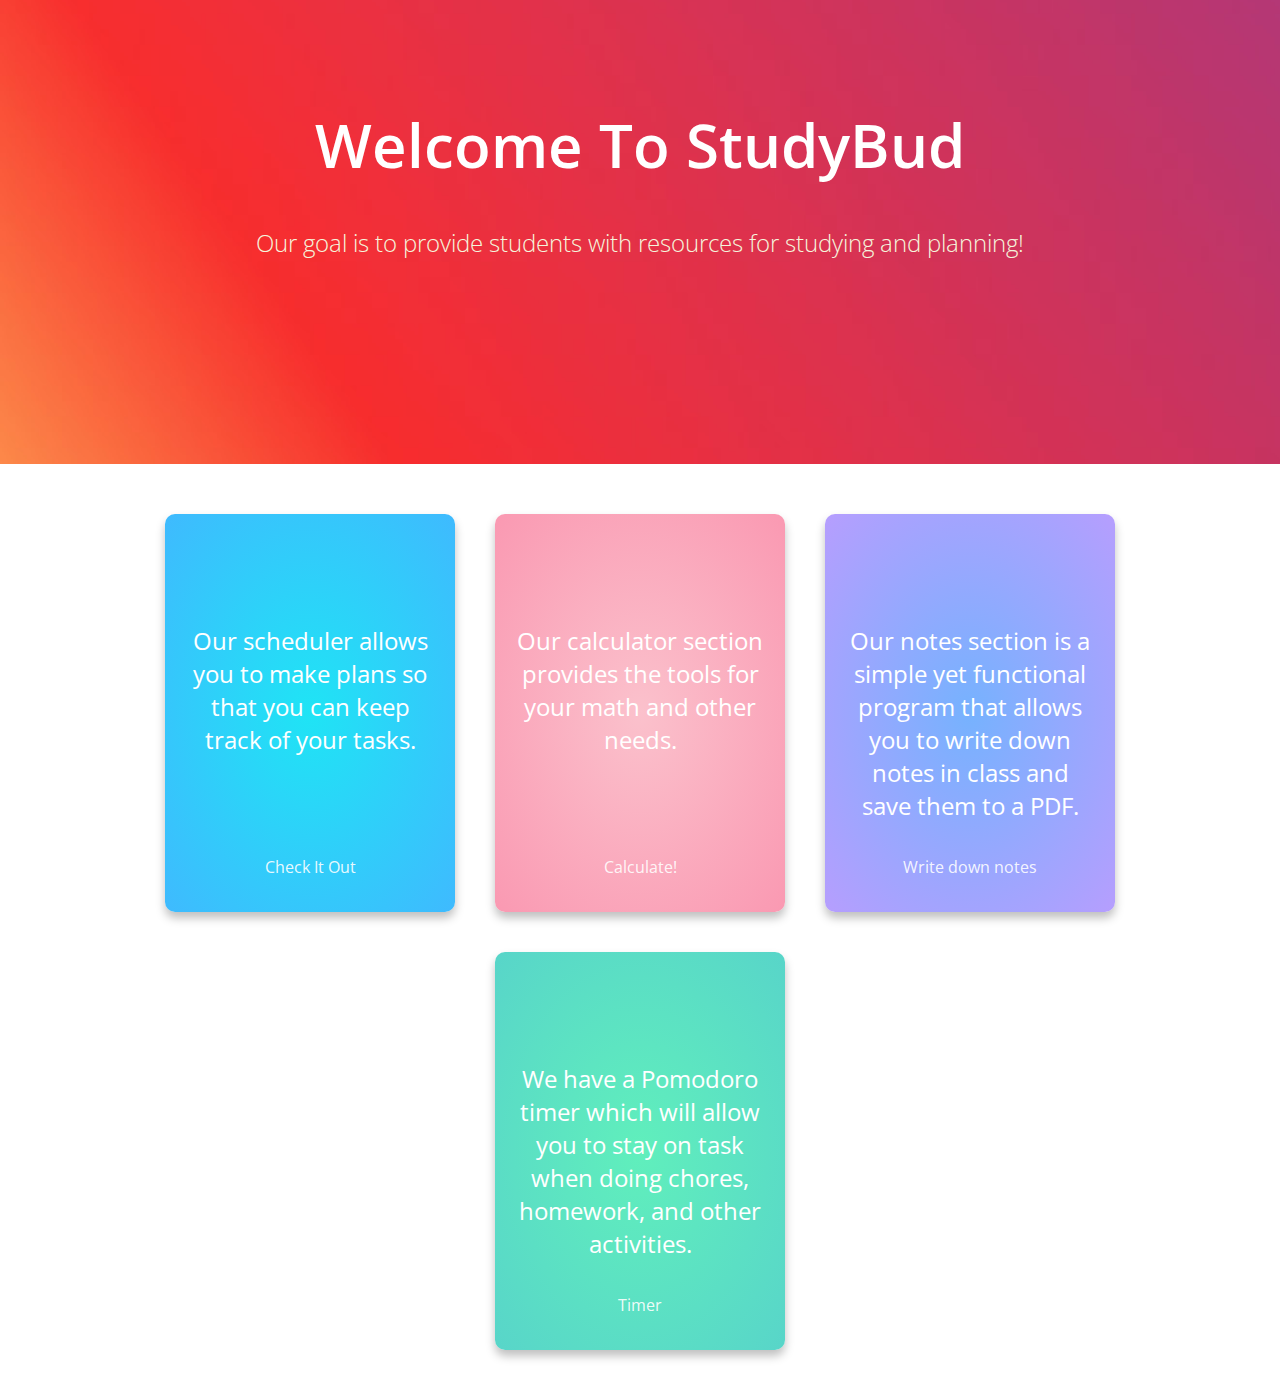
<file: index.html>
<!DOCTYPE html>
<html lang="en">
<head>
    <meta charset="UTF-8">
    <meta http-equiv="X-UA-Compatible" content="IE=edge">
    <meta name="viewport" content="width=device-width, initial-scale=1.0">
    <title>Home</title>
    <script src="text.js"></script>
    <link rel="stylesheet" href="styles.css">
    <link
    href="https://fonts.googleapis.com/css?family=Open+Sans:300,400,700&display=swap"
    rel="stylesheet"
  />
  <link rel="stylesheet" href="https://cdnjs.cloudflare.com/ajax/libs/font-awesome/6.1.0/css/all.min.css" integrity="sha512-10/jx2EXwxxWqCLX/hHth/vu2KY3jCF70dCQB8TSgNjbCVAC/8vai53GfMDrO2Emgwccf2pJqxct9ehpzG+MTw==" crossorigin="anonymous" referrerpolicy="no-referrer" />
</head>
<body>
      <main id="homeMain">
        <div class="home">
          <h1>
            Welcome To StudyBud
          </h1>
          <h2 style="font-weight: 300; color: beige;">
            Our goal is to provide students with resources for studying and planning!
          </h2>
        </div>
        
        <div class="main-container">
          <div class="cards">
            <div class="card card-1">
              <div class="card__icon"><i class="fas fa-calendar-days"></i></div>
              <p class="card__exit"><i class="fas fa-times"></i></p>
              <h2 class="card__title">Our scheduler allows you to make plans so that you can keep track of your tasks.</h2>
              <p class="card__apply">
                <a class="card__link" href="scheduler.html">Check It Out <i class="fas fa-arrow-right"></i></a>
              </p>
            </div>
            <div class="card card-2">
              <div class="card__icon"><i class="fas fa-calculator"></i></div>
              <p class="card__exit"><i class="fas fa-times"></i></p>
              <h2 class="card__title">Our calculator section provides the tools for your math and other needs.</h2>
              <p class="card__apply">
                <a class="card__link" href="tasks.html">Calculate! <i class="fas fa-arrow-right"></i></a>
              </p>
            </div>
            <div class="card card-3">
              <div class="card__icon"><i class="fas fa-file-pen"></i></div>
              <p class="card__exit"><i class="fas fa-times"></i></p>
              <h2 class="card__title">Our notes section is a simple yet functional program that allows you to write down notes in class and save them to a PDF.</h2>
              <p class="card__apply">
                <a class="card__link" href="notes.html">Write down notes <i class="fas fa-arrow-right"></i></a>
              </p>
            </div>
            <div class="card card-4">
              <div class="card__icon"><i class="fas fa-hourglass"></i></div>
              <p class="card__exit"><i class="fas fa-times"></i></p>
              <h2 class="card__title">We have a Pomodoro timer which will allow you to stay on task when doing chores, homework, and other activities.</h2>
              <p class="card__apply">
                <a class="card__link" href="timer.html">Timer <i class="fas fa-arrow-right"></i></a>
              </p>
            </div>

          </div>
        </div>
      </main>
</body>
</html>
</file>
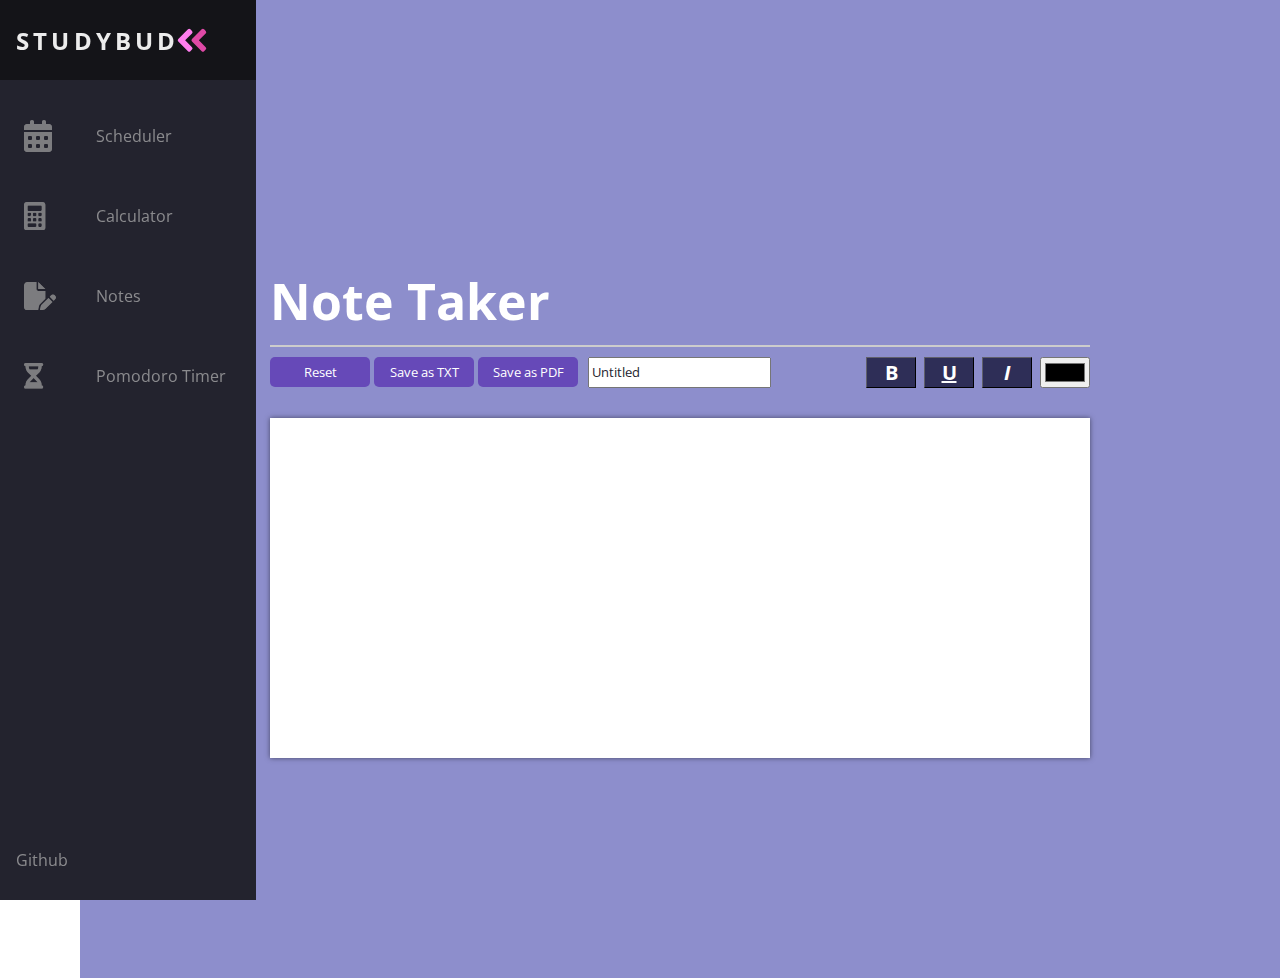
<file: notes.html>
<!DOCTYPE html>
<html lang="en">
<head>
    <meta charset="UTF-8">
    <meta http-equiv="X-UA-Compatible" content="IE=edge">
    <meta name="viewport" content="width=device-width, initial-scale=1.0">
    <title>NoteTaker</title>
    <script src="text.js" ></script>
    <link rel="stylesheet" href="styles.css">
    <link
    href="https://fonts.googleapis.com/css?family=Open+Sans:300,400,700&display=swap"
    rel="stylesheet"
  />

</head>
<body>
  <nav class="navbar">
    <ul class="navbar-nav">
      <li class="logo">
        <a href="index.html" class="nav-link">
          <span class="link-text logo-text">StudyBud</span>
          <svg
            aria-hidden="true"
            focusable="false"
            data-prefix="fad"
            data-icon="angle-double-right"
            role="img"
            xmlns="http://www.w3.org/2000/svg"
            viewBox="0 0 448 512"
            class="svg-inline--fa fa-angle-double-right fa-w-14 fa-5x"
          >
            <g class="fa-group">
              <path
                fill="currentColor"
                d="M224 273L88.37 409a23.78 23.78 0 0 1-33.8 0L32 386.36a23.94 23.94 0 0 1 0-33.89l96.13-96.37L32 159.73a23.94 23.94 0 0 1 0-33.89l22.44-22.79a23.78 23.78 0 0 1 33.8 0L223.88 239a23.94 23.94 0 0 1 .1 34z"
                class="fa-secondary"
              ></path>
              <path
                fill="currentColor"
                d="M415.89 273L280.34 409a23.77 23.77 0 0 1-33.79 0L224 386.26a23.94 23.94 0 0 1 0-33.89L320.11 256l-96-96.47a23.94 23.94 0 0 1 0-33.89l22.52-22.59a23.77 23.77 0 0 1 33.79 0L416 239a24 24 0 0 1-.11 34z"
                class="fa-primary"
              ></path>
            </g>
          </svg>
        </a>
      </li>

      <li class="nav-item">
        <a href="scheduler.html" class="nav-link">
          <svg
            aria-hidden="true"
            focusable="false"
            data-prefix="fad"
            data-icon="cat"
            role="img"
            xmlns="http://www.w3.org/2000/svg"
            viewBox="0 0 512 512"
            class="svg-inline--fa fa-calendar fa-w-16 fa-9x"
          >
            <g class="fa-group">
              <path
                fill="currentColor"
                d="M160 32V64H288V32C288 14.33 302.3 0 320 0C337.7 0 352 14.33 352 32V64H400C426.5 64 448 85.49 448 112V160H0V112C0 85.49 21.49 64 48 64H96V32C96 14.33 110.3 0 128 0C145.7 0 160 14.33 160 32zM0 192H448V464C448 490.5 426.5 512 400 512H48C21.49 512 0 490.5 0 464V192zM64 304C64 312.8 71.16 320 80 320H112C120.8 320 128 312.8 128 304V272C128 263.2 120.8 256 112 256H80C71.16 256 64 263.2 64 272V304zM192 304C192 312.8 199.2 320 208 320H240C248.8 320 256 312.8 256 304V272C256 263.2 248.8 256 240 256H208C199.2 256 192 263.2 192 272V304zM336 256C327.2 256 320 263.2 320 272V304C320 312.8 327.2 320 336 320H368C376.8 320 384 312.8 384 304V272C384 263.2 376.8 256 368 256H336zM64 432C64 440.8 71.16 448 80 448H112C120.8 448 128 440.8 128 432V400C128 391.2 120.8 384 112 384H80C71.16 384 64 391.2 64 400V432zM208 384C199.2 384 192 391.2 192 400V432C192 440.8 199.2 448 208 448H240C248.8 448 256 440.8 256 432V400C256 391.2 248.8 384 240 384H208zM320 432C320 440.8 327.2 448 336 448H368C376.8 448 384 440.8 384 432V400C384 391.2 376.8 384 368 384H336C327.2 384 320 391.2 320 400V432z"
                class="fa-secondary"
              ></path>
              <path
                fill="currentColor"
                d="M160 32V64H288V32C288 14.33 302.3 0 320 0C337.7 0 352 14.33 352 32V64H400C426.5 64 448 85.49 448 112V160H0V112C0 85.49 21.49 64 48 64H96V32C96 14.33 110.3 0 128 0C145.7 0 160 14.33 160 32zM0 192H448V464C448 490.5 426.5 512 400 512H48C21.49 512 0 490.5 0 464V192zM64 304C64 312.8 71.16 320 80 320H112C120.8 320 128 312.8 128 304V272C128 263.2 120.8 256 112 256H80C71.16 256 64 263.2 64 272V304zM192 304C192 312.8 199.2 320 208 320H240C248.8 320 256 312.8 256 304V272C256 263.2 248.8 256 240 256H208C199.2 256 192 263.2 192 272V304zM336 256C327.2 256 320 263.2 320 272V304C320 312.8 327.2 320 336 320H368C376.8 320 384 312.8 384 304V272C384 263.2 376.8 256 368 256H336zM64 432C64 440.8 71.16 448 80 448H112C120.8 448 128 440.8 128 432V400C128 391.2 120.8 384 112 384H80C71.16 384 64 391.2 64 400V432zM208 384C199.2 384 192 391.2 192 400V432C192 440.8 199.2 448 208 448H240C248.8 448 256 440.8 256 432V400C256 391.2 248.8 384 240 384H208zM320 432C320 440.8 327.2 448 336 448H368C376.8 448 384 440.8 384 432V400C384 391.2 376.8 384 368 384H336C327.2 384 320 391.2 320 400V432z"
                class="fa-primary"
              ></path>
            </g>
          </svg>
          <span class="link-text">Scheduler</span>
        </a>
      </li>

      <li class="nav-item">
        <a href="tasks.html" class="nav-link">
          <svg
            aria-hidden="true"
            focusable="false"
            data-prefix="fad"
            data-icon="alien-monster"
            role="img"
            xmlns="http://www.w3.org/2000/svg"
            viewBox="0 0 576 512"
            class="svg-inline--fa fa-alien-monster fa-w-18 fa-9x"
          >
            <g class="fa-group">
              <path
                fill="currentColor"
                d="M336 0h-288C22.38 0 0 22.38 0 48v416C0 489.6 22.38 512 48 512h288c25.62 0 48-22.38 48-48v-416C384 22.38 361.6 0 336 0zM64 208C64 199.2 71.2 192 80 192h32C120.8 192 128 199.2 128 208v32C128 248.8 120.8 256 112 256h-32C71.2 256 64 248.8 64 240V208zM64 304C64 295.2 71.2 288 80 288h32C120.8 288 128 295.2 128 304v32C128 344.8 120.8 352 112 352h-32C71.2 352 64 344.8 64 336V304zM224 432c0 8.801-7.199 16-16 16h-128C71.2 448 64 440.8 64 432v-32C64 391.2 71.2 384 80 384h128c8.801 0 16 7.199 16 16V432zM224 336c0 8.801-7.199 16-16 16h-32C167.2 352 160 344.8 160 336v-32C160 295.2 167.2 288 176 288h32C216.8 288 224 295.2 224 304V336zM224 240C224 248.8 216.8 256 208 256h-32C167.2 256 160 248.8 160 240v-32C160 199.2 167.2 192 176 192h32C216.8 192 224 199.2 224 208V240zM320 432c0 8.801-7.199 16-16 16h-32c-8.799 0-16-7.199-16-16v-32c0-8.801 7.201-16 16-16h32c8.801 0 16 7.199 16 16V432zM320 336c0 8.801-7.199 16-16 16h-32c-8.799 0-16-7.199-16-16v-32C256 295.2 263.2 288 272 288h32C312.8 288 320 295.2 320 304V336zM320 240C320 248.8 312.8 256 304 256h-32C263.2 256 256 248.8 256 240v-32C256 199.2 263.2 192 272 192h32C312.8 192 320 199.2 320 208V240zM320 144C320 152.8 312.8 160 304 160h-224C71.2 160 64 152.8 64 144v-64C64 71.2 71.2 64 80 64h224C312.8 64 320 71.2 320 80V144z"
                class="fa-secondary"
              ></path>
              <path
                fill="currentColor"
                d="M336 0h-288C22.38 0 0 22.38 0 48v416C0 489.6 22.38 512 48 512h288c25.62 0 48-22.38 48-48v-416C384 22.38 361.6 0 336 0zM64 208C64 199.2 71.2 192 80 192h32C120.8 192 128 199.2 128 208v32C128 248.8 120.8 256 112 256h-32C71.2 256 64 248.8 64 240V208zM64 304C64 295.2 71.2 288 80 288h32C120.8 288 128 295.2 128 304v32C128 344.8 120.8 352 112 352h-32C71.2 352 64 344.8 64 336V304zM224 432c0 8.801-7.199 16-16 16h-128C71.2 448 64 440.8 64 432v-32C64 391.2 71.2 384 80 384h128c8.801 0 16 7.199 16 16V432zM224 336c0 8.801-7.199 16-16 16h-32C167.2 352 160 344.8 160 336v-32C160 295.2 167.2 288 176 288h32C216.8 288 224 295.2 224 304V336zM224 240C224 248.8 216.8 256 208 256h-32C167.2 256 160 248.8 160 240v-32C160 199.2 167.2 192 176 192h32C216.8 192 224 199.2 224 208V240zM320 432c0 8.801-7.199 16-16 16h-32c-8.799 0-16-7.199-16-16v-32c0-8.801 7.201-16 16-16h32c8.801 0 16 7.199 16 16V432zM320 336c0 8.801-7.199 16-16 16h-32c-8.799 0-16-7.199-16-16v-32C256 295.2 263.2 288 272 288h32C312.8 288 320 295.2 320 304V336zM320 240C320 248.8 312.8 256 304 256h-32C263.2 256 256 248.8 256 240v-32C256 199.2 263.2 192 272 192h32C312.8 192 320 199.2 320 208V240zM320 144C320 152.8 312.8 160 304 160h-224C71.2 160 64 152.8 64 144v-64C64 71.2 71.2 64 80 64h224C312.8 64 320 71.2 320 80V144z"
                class="fa-primary"
              ></path>
            </g>
          </svg>
          <span class="link-text">Calculator</span>
        </a>
      </li>

      <li class="nav-item">
        <a href="notes.html" class="nav-link">
          <svg
            aria-hidden="true"
            focusable="false"
            data-prefix="fad"
            data-icon="space-station-moon-alt"
            role="img"
            xmlns="http://www.w3.org/2000/svg"
            viewBox="0 0 576 512"
            class="svg-inline--fa fa-space-station-moon-alt fa-w-16 fa-5x"
          >
            <g class="fa-group">
              <path
                fill="currentColor"
                d="M0 64C0 28.65 28.65 0 64 0H224V128C224 145.7 238.3 160 256 160H384V299.6L289.3 394.3C281.1 402.5 275.3 412.8 272.5 424.1L257.4 484.2C255.1 493.6 255.7 503.2 258.8 512H64C28.65 512 0 483.3 0 448V64zM256 128V0L384 128H256zM564.1 250.1C579.8 265.7 579.8 291 564.1 306.7L534.7 336.1L463.8 265.1L493.2 235.7C508.8 220.1 534.1 220.1 549.8 235.7L564.1 250.1zM311.9 416.1L441.1 287.8L512.1 358.7L382.9 487.9C378.8 492 373.6 494.9 368 496.3L307.9 511.4C302.4 512.7 296.7 511.1 292.7 507.2C288.7 503.2 287.1 497.4 288.5 491.1L303.5 431.8C304.9 426.2 307.8 421.1 311.9 416.1V416.1z"
                class="fa-secondary"
              ></path>
              <path
                fill="currentColor"
                d="M0 64C0 28.65 28.65 0 64 0H224V128C224 145.7 238.3 160 256 160H384V299.6L289.3 394.3C281.1 402.5 275.3 412.8 272.5 424.1L257.4 484.2C255.1 493.6 255.7 503.2 258.8 512H64C28.65 512 0 483.3 0 448V64zM256 128V0L384 128H256zM564.1 250.1C579.8 265.7 579.8 291 564.1 306.7L534.7 336.1L463.8 265.1L493.2 235.7C508.8 220.1 534.1 220.1 549.8 235.7L564.1 250.1zM311.9 416.1L441.1 287.8L512.1 358.7L382.9 487.9C378.8 492 373.6 494.9 368 496.3L307.9 511.4C302.4 512.7 296.7 511.1 292.7 507.2C288.7 503.2 287.1 497.4 288.5 491.1L303.5 431.8C304.9 426.2 307.8 421.1 311.9 416.1V416.1z"
                class="fa-primary"
              ></path>
            </g>
          </svg>
          <span class="link-text">Notes</span>
        </a>
      </li>

      <li class="nav-item">
        <a href="timer.html" class="nav-link">
          <svg
            aria-hidden="true"
            focusable="false"
            data-prefix="fad"
            data-icon="space-shuttle"
            role="img"
            xmlns="http://www.w3.org/2000/svg"
            viewBox="0 0 640 512"
            class="svg-inline--fa fa-space-shuttle fa-w-20 fa-5x"
          >
            <g class="fa-group">
              <path
                fill="currentColor"
                d="M352 0C369.7 0 384 14.33 384 32C384 49.67 369.7 64 352 64V74.98C352 117.4 335.1 158.1 305.1 188.1L237.3 256L305.1 323.9C335.1 353.9 352 394.6 352 437V448C369.7 448 384 462.3 384 480C384 497.7 369.7 512 352 512H32C14.33 512 0 497.7 0 480C0 462.3 14.33 448 32 448V437C32 394.6 48.86 353.9 78.86 323.9L146.7 256L78.86 188.1C48.86 158.1 32 117.4 32 74.98V64C14.33 64 0 49.67 0 32C0 14.33 14.33 0 32 0H352zM111.1 128H272C282.4 112.4 288 93.98 288 74.98V64H96V74.98C96 93.98 101.6 112.4 111.1 128zM111.1 384H272C268.5 378.7 264.5 373.7 259.9 369.1L192 301.3L124.1 369.1C119.5 373.7 115.5 378.7 111.1 384V384z"
                class="fa-secondary"
              ></path>
              <path
                fill="currentColor"
                d="M352 0C369.7 0 384 14.33 384 32C384 49.67 369.7 64 352 64V74.98C352 117.4 335.1 158.1 305.1 188.1L237.3 256L305.1 323.9C335.1 353.9 352 394.6 352 437V448C369.7 448 384 462.3 384 480C384 497.7 369.7 512 352 512H32C14.33 512 0 497.7 0 480C0 462.3 14.33 448 32 448V437C32 394.6 48.86 353.9 78.86 323.9L146.7 256L78.86 188.1C48.86 158.1 32 117.4 32 74.98V64C14.33 64 0 49.67 0 32C0 14.33 14.33 0 32 0H352zM111.1 128H272C282.4 112.4 288 93.98 288 74.98V64H96V74.98C96 93.98 101.6 112.4 111.1 128zM111.1 384H272C268.5 378.7 264.5 373.7 259.9 369.1L192 301.3L124.1 369.1C119.5 373.7 115.5 378.7 111.1 384V384z"
                class="fa-primary"
              ></path>
            </g>
          </svg>
          <span class="link-text">Pomodoro Timer</span>
        </a>
      </li>

      <li class="nav-item" id="themeButton">
        <a href="https://github.com/JoeyDaB3Ast/StudyBud" class="nav-link">
          <svg
            class="theme-icon"
            id="lightIcon"
            aria-hidden="true"
            focusable="false"
            data-prefix="fad"
            data-icon="moon-stars"
            role="img"
            xmlns="http://www.w3.org/2000/svg"
            viewBox="0 0 512 512"
            class="svg-inline--fa fa-moon-stars fa-w-16 fa-7x"
          >
            <g class="fa-group">
              <path
                fill="currentColor"
                d="M320 32L304 0l-16 32-32 16 32 16 16 32 16-32 32-16zm138.7 149.3L432 128l-26.7 53.3L352 208l53.3 26.7L432 288l26.7-53.3L512 208z"
                class="fa-secondary"
              ></path>
              <path
                fill="currentColor"
                d="M332.2 426.4c8.1-1.6 13.9 8 8.6 14.5a191.18 191.18 0 0 1-149 71.1C85.8 512 0 426 0 320c0-120 108.7-210.6 227-188.8 8.2 1.6 10.1 12.6 2.8 16.7a150.3 150.3 0 0 0-76.1 130.8c0 94 85.4 165.4 178.5 147.7z"
                class="fa-primary"
              ></path>
            </g>
          </svg>
          <svg
            class="theme-icon"
            id="solarIcon"
            aria-hidden="true"
            focusable="false"
            data-prefix="fad"
            data-icon="sun"
            role="img"
            xmlns="http://www.w3.org/2000/svg"
            viewBox="0 0 512 512"
            class="svg-inline--fa fa-sun fa-w-16 fa-7x"
          >
            <g class="fa-group">
              <path
                fill="currentColor"
                d="M502.42 240.5l-94.7-47.3 33.5-100.4c4.5-13.6-8.4-26.5-21.9-21.9l-100.4 33.5-47.41-94.8a17.31 17.31 0 0 0-31 0l-47.3 94.7L92.7 70.8c-13.6-4.5-26.5 8.4-21.9 21.9l33.5 100.4-94.7 47.4a17.31 17.31 0 0 0 0 31l94.7 47.3-33.5 100.5c-4.5 13.6 8.4 26.5 21.9 21.9l100.41-33.5 47.3 94.7a17.31 17.31 0 0 0 31 0l47.31-94.7 100.4 33.5c13.6 4.5 26.5-8.4 21.9-21.9l-33.5-100.4 94.7-47.3a17.33 17.33 0 0 0 .2-31.1zm-155.9 106c-49.91 49.9-131.11 49.9-181 0a128.13 128.13 0 0 1 0-181c49.9-49.9 131.1-49.9 181 0a128.13 128.13 0 0 1 0 181z"
                class="fa-secondary"
              ></path>
              <path
                fill="currentColor"
                d="M352 256a96 96 0 1 1-96-96 96.15 96.15 0 0 1 96 96z"
                class="fa-primary"
              ></path>
            </g>
          </svg>
          <svg
            class="theme-icon"
            id="darkIcon"
            aria-hidden="true"
            focusable="false"
            data-prefix="fad"
            data-icon="sunglasses"
            role="img"
            xmlns="http://www.w3.org/2000/svg"
            viewBox="0 0 576 512"
            class="svg-inline--fa fa-sunglasses fa-w-18 fa-7x"
          >
            <g class="fa-group">
              <path
                fill="currentColor"
                d="M574.09 280.38L528.75 98.66a87.94 87.94 0 0 0-113.19-62.14l-15.25 5.08a16 16 0 0 0-10.12 20.25L395.25 77a16 16 0 0 0 20.22 10.13l13.19-4.39c10.87-3.63 23-3.57 33.15 1.73a39.59 39.59 0 0 1 20.38 25.81l38.47 153.83a276.7 276.7 0 0 0-81.22-12.47c-34.75 0-74 7-114.85 26.75h-73.18c-40.85-19.75-80.07-26.75-114.85-26.75a276.75 276.75 0 0 0-81.22 12.45l38.47-153.8a39.61 39.61 0 0 1 20.38-25.82c10.15-5.29 22.28-5.34 33.15-1.73l13.16 4.39A16 16 0 0 0 180.75 77l5.06-15.19a16 16 0 0 0-10.12-20.21l-15.25-5.08A87.95 87.95 0 0 0 47.25 98.65L1.91 280.38A75.35 75.35 0 0 0 0 295.86v70.25C0 429 51.59 480 115.19 480h37.12c60.28 0 110.38-45.94 114.88-105.37l2.93-38.63h35.76l2.93 38.63c4.5 59.43 54.6 105.37 114.88 105.37h37.12C524.41 480 576 429 576 366.13v-70.25a62.67 62.67 0 0 0-1.91-15.5zM203.38 369.8c-2 25.9-24.41 46.2-51.07 46.2h-37.12C87 416 64 393.63 64 366.11v-37.55a217.35 217.35 0 0 1 72.59-12.9 196.51 196.51 0 0 1 69.91 12.9zM512 366.13c0 27.5-23 49.87-51.19 49.87h-37.12c-26.69 0-49.1-20.3-51.07-46.2l-3.12-41.24a196.55 196.55 0 0 1 69.94-12.9A217.41 217.41 0 0 1 512 328.58z"
                class="fa-secondary"
              ></path>
              <path
                fill="currentColor"
                d="M64.19 367.9c0-.61-.19-1.18-.19-1.8 0 27.53 23 49.9 51.19 49.9h37.12c26.66 0 49.1-20.3 51.07-46.2l3.12-41.24c-14-5.29-28.31-8.38-42.78-10.42zm404-50l-95.83 47.91.3 4c2 25.9 24.38 46.2 51.07 46.2h37.12C489 416 512 393.63 512 366.13v-37.55a227.76 227.76 0 0 0-43.85-10.66z"
                class="fa-primary"
              ></path>
            </g>
          </svg>
          <span class="link-text">Github</span>
        </a>
      </li>
    </ul>
  </nav>
      <main id="notesMain">
        <div class="container">
            <h4 id="title">Note Taker</h4>
            <div class="controls">
                <div class="main-controls">
                    <div class="dropdown">
                        <div class="dropdown-menu">
                            <button id="new-btn" class="dropdown-item">
                                <span style="font-family: Open Sans;">Reset</span> 
                            </button>
                            <button id="txt-btn" class="dropdown-item">
                               <span style="font-family: Open Sans;">Save as TXT</span> 
                            </button>
                            <button id="pdf-btn" class="dropdown-item">
                                <span style="font-family: Open Sans;">Save as PDF</span> 
                            </button>
                        </div>
                    </div>

                    <input style="font-family: Open Sans;" id="filename-input" type="text" value="Untitled" />
                </div>
                <div class="control-btn-container">
                    <button id="bold-btn" class="btn btn-dark control-btn">
                        <span style="font-weight: bold; font-size: 20px; font-family: Open Sans;">B</span>
                    </button>
                    <button id="underline-btn" class="btn btn-dark control-btn">
                         <span style="text-decoration: underline; font-weight: 700; font-size: 20px; font-family: Open Sans;">U</span>
                    </button>
                    <button id="italic-btn" class="btn btn-dark control-btn">
                        <span style="font-style: italic; font-weight: 700; font-size: 20px; font-family: Open Sans;">I</span>
                    </button>
                    <input id="color-btn" type="color" class="control-btn" />
                </div>
            </div>

            <div id="content" contenteditable="true" spellcheck="false"></div>
        </div>
        <script src="htmltopdf.js"></script>
        <script src="text.js"></script>
        <script
            src="https://cdn.jsdelivr.net/npm/bootstrap@5.0.1/dist/js/bootstrap.bundle.min.js"
            integrity="sha384-gtEjrD/SeCtmISkJkNUaaKMoLD0//ElJ19smozuHV6z3Iehds+3Ulb9Bn9Plx0x4"
            crossorigin="anonymous"
        ></script>
      </main>
</body>
</html>
</file>
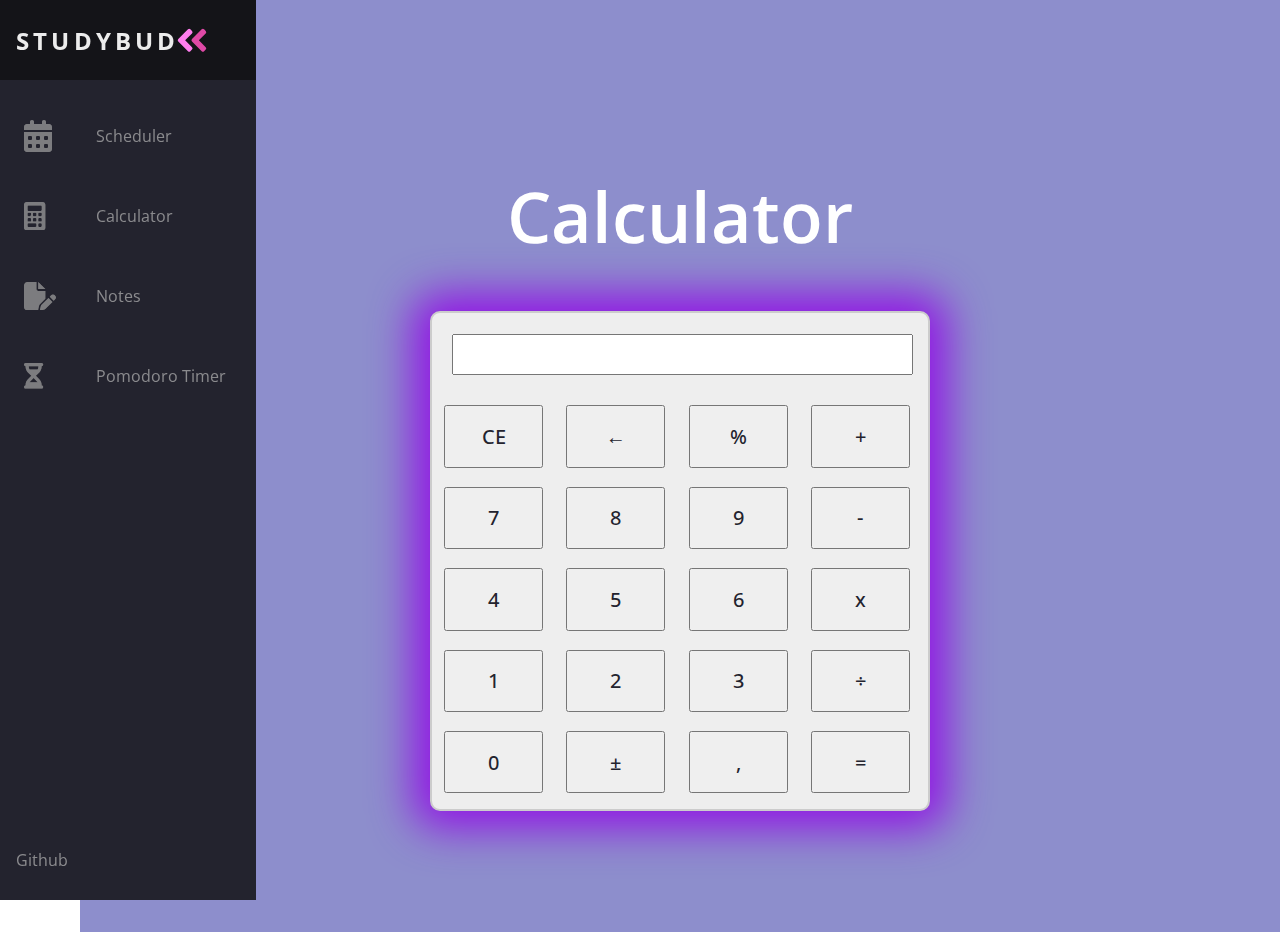
<file: tasks.html>
<!DOCTYPE html>
<html lang="en">
<head>
    <meta charset="UTF-8">
    <meta http-equiv="X-UA-Compatible" content="IE=edge">
    <meta name="viewport" content="width=device-width, initial-scale=1.0">
    <title>StudyBud</title>
    <script src="calculatorScript.js">
        document.getElementById('calc').onload=init_calc('calc');
    </script>
    <link rel="stylesheet" href="calculatorStyle.css">
    <link
    href="https://fonts.googleapis.com/css?family=Open+Sans:300,400,700&display=swap"
    rel="stylesheet"/>
</head>
<body>
  <nav class="navbar">
    <ul class="navbar-nav">
      <li class="logo">
        <a href="index.html" class="nav-link">
          <span class="link-text logo-text">StudyBud</span>
          <svg
            aria-hidden="true"
            focusable="false"
            data-prefix="fad"
            data-icon="angle-double-right"
            role="img"
            xmlns="http://www.w3.org/2000/svg"
            viewBox="0 0 448 512"
            class="svg-inline--fa fa-angle-double-right fa-w-14 fa-5x"
          >
            <g class="fa-group">
              <path
                fill="currentColor"
                d="M224 273L88.37 409a23.78 23.78 0 0 1-33.8 0L32 386.36a23.94 23.94 0 0 1 0-33.89l96.13-96.37L32 159.73a23.94 23.94 0 0 1 0-33.89l22.44-22.79a23.78 23.78 0 0 1 33.8 0L223.88 239a23.94 23.94 0 0 1 .1 34z"
                class="fa-secondary"
              ></path>
              <path
                fill="currentColor"
                d="M415.89 273L280.34 409a23.77 23.77 0 0 1-33.79 0L224 386.26a23.94 23.94 0 0 1 0-33.89L320.11 256l-96-96.47a23.94 23.94 0 0 1 0-33.89l22.52-22.59a23.77 23.77 0 0 1 33.79 0L416 239a24 24 0 0 1-.11 34z"
                class="fa-primary"
              ></path>
            </g>
          </svg>
        </a>
      </li>

      <li class="nav-item">
        <a href="scheduler.html" class="nav-link">
          <svg
            aria-hidden="true"
            focusable="false"
            data-prefix="fad"
            data-icon="cat"
            role="img"
            xmlns="http://www.w3.org/2000/svg"
            viewBox="0 0 512 512"
            class="svg-inline--fa fa-calendar fa-w-16 fa-9x"
          >
            <g class="fa-group">
              <path
                fill="currentColor"
                d="M160 32V64H288V32C288 14.33 302.3 0 320 0C337.7 0 352 14.33 352 32V64H400C426.5 64 448 85.49 448 112V160H0V112C0 85.49 21.49 64 48 64H96V32C96 14.33 110.3 0 128 0C145.7 0 160 14.33 160 32zM0 192H448V464C448 490.5 426.5 512 400 512H48C21.49 512 0 490.5 0 464V192zM64 304C64 312.8 71.16 320 80 320H112C120.8 320 128 312.8 128 304V272C128 263.2 120.8 256 112 256H80C71.16 256 64 263.2 64 272V304zM192 304C192 312.8 199.2 320 208 320H240C248.8 320 256 312.8 256 304V272C256 263.2 248.8 256 240 256H208C199.2 256 192 263.2 192 272V304zM336 256C327.2 256 320 263.2 320 272V304C320 312.8 327.2 320 336 320H368C376.8 320 384 312.8 384 304V272C384 263.2 376.8 256 368 256H336zM64 432C64 440.8 71.16 448 80 448H112C120.8 448 128 440.8 128 432V400C128 391.2 120.8 384 112 384H80C71.16 384 64 391.2 64 400V432zM208 384C199.2 384 192 391.2 192 400V432C192 440.8 199.2 448 208 448H240C248.8 448 256 440.8 256 432V400C256 391.2 248.8 384 240 384H208zM320 432C320 440.8 327.2 448 336 448H368C376.8 448 384 440.8 384 432V400C384 391.2 376.8 384 368 384H336C327.2 384 320 391.2 320 400V432z"
                class="fa-secondary"
              ></path>
              <path
                fill="currentColor"
                d="M160 32V64H288V32C288 14.33 302.3 0 320 0C337.7 0 352 14.33 352 32V64H400C426.5 64 448 85.49 448 112V160H0V112C0 85.49 21.49 64 48 64H96V32C96 14.33 110.3 0 128 0C145.7 0 160 14.33 160 32zM0 192H448V464C448 490.5 426.5 512 400 512H48C21.49 512 0 490.5 0 464V192zM64 304C64 312.8 71.16 320 80 320H112C120.8 320 128 312.8 128 304V272C128 263.2 120.8 256 112 256H80C71.16 256 64 263.2 64 272V304zM192 304C192 312.8 199.2 320 208 320H240C248.8 320 256 312.8 256 304V272C256 263.2 248.8 256 240 256H208C199.2 256 192 263.2 192 272V304zM336 256C327.2 256 320 263.2 320 272V304C320 312.8 327.2 320 336 320H368C376.8 320 384 312.8 384 304V272C384 263.2 376.8 256 368 256H336zM64 432C64 440.8 71.16 448 80 448H112C120.8 448 128 440.8 128 432V400C128 391.2 120.8 384 112 384H80C71.16 384 64 391.2 64 400V432zM208 384C199.2 384 192 391.2 192 400V432C192 440.8 199.2 448 208 448H240C248.8 448 256 440.8 256 432V400C256 391.2 248.8 384 240 384H208zM320 432C320 440.8 327.2 448 336 448H368C376.8 448 384 440.8 384 432V400C384 391.2 376.8 384 368 384H336C327.2 384 320 391.2 320 400V432z"
                class="fa-primary"
              ></path>
            </g>
          </svg>
          <span class="link-text">Scheduler</span>
        </a>
      </li>

      <li class="nav-item">
        <a href="tasks.html" class="nav-link">
          <svg
            aria-hidden="true"
            focusable="false"
            data-prefix="fad"
            data-icon="alien-monster"
            role="img"
            xmlns="http://www.w3.org/2000/svg"
            viewBox="0 0 576 512"
            class="svg-inline--fa fa-alien-monster fa-w-18 fa-9x"
          >
            <g class="fa-group">
              <path
                fill="currentColor"
                d="M336 0h-288C22.38 0 0 22.38 0 48v416C0 489.6 22.38 512 48 512h288c25.62 0 48-22.38 48-48v-416C384 22.38 361.6 0 336 0zM64 208C64 199.2 71.2 192 80 192h32C120.8 192 128 199.2 128 208v32C128 248.8 120.8 256 112 256h-32C71.2 256 64 248.8 64 240V208zM64 304C64 295.2 71.2 288 80 288h32C120.8 288 128 295.2 128 304v32C128 344.8 120.8 352 112 352h-32C71.2 352 64 344.8 64 336V304zM224 432c0 8.801-7.199 16-16 16h-128C71.2 448 64 440.8 64 432v-32C64 391.2 71.2 384 80 384h128c8.801 0 16 7.199 16 16V432zM224 336c0 8.801-7.199 16-16 16h-32C167.2 352 160 344.8 160 336v-32C160 295.2 167.2 288 176 288h32C216.8 288 224 295.2 224 304V336zM224 240C224 248.8 216.8 256 208 256h-32C167.2 256 160 248.8 160 240v-32C160 199.2 167.2 192 176 192h32C216.8 192 224 199.2 224 208V240zM320 432c0 8.801-7.199 16-16 16h-32c-8.799 0-16-7.199-16-16v-32c0-8.801 7.201-16 16-16h32c8.801 0 16 7.199 16 16V432zM320 336c0 8.801-7.199 16-16 16h-32c-8.799 0-16-7.199-16-16v-32C256 295.2 263.2 288 272 288h32C312.8 288 320 295.2 320 304V336zM320 240C320 248.8 312.8 256 304 256h-32C263.2 256 256 248.8 256 240v-32C256 199.2 263.2 192 272 192h32C312.8 192 320 199.2 320 208V240zM320 144C320 152.8 312.8 160 304 160h-224C71.2 160 64 152.8 64 144v-64C64 71.2 71.2 64 80 64h224C312.8 64 320 71.2 320 80V144z"
                class="fa-secondary"
              ></path>
              <path
                fill="currentColor"
                d="M336 0h-288C22.38 0 0 22.38 0 48v416C0 489.6 22.38 512 48 512h288c25.62 0 48-22.38 48-48v-416C384 22.38 361.6 0 336 0zM64 208C64 199.2 71.2 192 80 192h32C120.8 192 128 199.2 128 208v32C128 248.8 120.8 256 112 256h-32C71.2 256 64 248.8 64 240V208zM64 304C64 295.2 71.2 288 80 288h32C120.8 288 128 295.2 128 304v32C128 344.8 120.8 352 112 352h-32C71.2 352 64 344.8 64 336V304zM224 432c0 8.801-7.199 16-16 16h-128C71.2 448 64 440.8 64 432v-32C64 391.2 71.2 384 80 384h128c8.801 0 16 7.199 16 16V432zM224 336c0 8.801-7.199 16-16 16h-32C167.2 352 160 344.8 160 336v-32C160 295.2 167.2 288 176 288h32C216.8 288 224 295.2 224 304V336zM224 240C224 248.8 216.8 256 208 256h-32C167.2 256 160 248.8 160 240v-32C160 199.2 167.2 192 176 192h32C216.8 192 224 199.2 224 208V240zM320 432c0 8.801-7.199 16-16 16h-32c-8.799 0-16-7.199-16-16v-32c0-8.801 7.201-16 16-16h32c8.801 0 16 7.199 16 16V432zM320 336c0 8.801-7.199 16-16 16h-32c-8.799 0-16-7.199-16-16v-32C256 295.2 263.2 288 272 288h32C312.8 288 320 295.2 320 304V336zM320 240C320 248.8 312.8 256 304 256h-32C263.2 256 256 248.8 256 240v-32C256 199.2 263.2 192 272 192h32C312.8 192 320 199.2 320 208V240zM320 144C320 152.8 312.8 160 304 160h-224C71.2 160 64 152.8 64 144v-64C64 71.2 71.2 64 80 64h224C312.8 64 320 71.2 320 80V144z"
                class="fa-primary"
              ></path>
            </g>
          </svg>
          <span class="link-text">Calculator</span>
        </a>
      </li>

      <li class="nav-item">
        <a href="notes.html" class="nav-link">
          <svg
            aria-hidden="true"
            focusable="false"
            data-prefix="fad"
            data-icon="space-station-moon-alt"
            role="img"
            xmlns="http://www.w3.org/2000/svg"
            viewBox="0 0 576 512"
            class="svg-inline--fa fa-space-station-moon-alt fa-w-16 fa-5x"
          >
            <g class="fa-group">
              <path
                fill="currentColor"
                d="M0 64C0 28.65 28.65 0 64 0H224V128C224 145.7 238.3 160 256 160H384V299.6L289.3 394.3C281.1 402.5 275.3 412.8 272.5 424.1L257.4 484.2C255.1 493.6 255.7 503.2 258.8 512H64C28.65 512 0 483.3 0 448V64zM256 128V0L384 128H256zM564.1 250.1C579.8 265.7 579.8 291 564.1 306.7L534.7 336.1L463.8 265.1L493.2 235.7C508.8 220.1 534.1 220.1 549.8 235.7L564.1 250.1zM311.9 416.1L441.1 287.8L512.1 358.7L382.9 487.9C378.8 492 373.6 494.9 368 496.3L307.9 511.4C302.4 512.7 296.7 511.1 292.7 507.2C288.7 503.2 287.1 497.4 288.5 491.1L303.5 431.8C304.9 426.2 307.8 421.1 311.9 416.1V416.1z"
                class="fa-secondary"
              ></path>
              <path
                fill="currentColor"
                d="M0 64C0 28.65 28.65 0 64 0H224V128C224 145.7 238.3 160 256 160H384V299.6L289.3 394.3C281.1 402.5 275.3 412.8 272.5 424.1L257.4 484.2C255.1 493.6 255.7 503.2 258.8 512H64C28.65 512 0 483.3 0 448V64zM256 128V0L384 128H256zM564.1 250.1C579.8 265.7 579.8 291 564.1 306.7L534.7 336.1L463.8 265.1L493.2 235.7C508.8 220.1 534.1 220.1 549.8 235.7L564.1 250.1zM311.9 416.1L441.1 287.8L512.1 358.7L382.9 487.9C378.8 492 373.6 494.9 368 496.3L307.9 511.4C302.4 512.7 296.7 511.1 292.7 507.2C288.7 503.2 287.1 497.4 288.5 491.1L303.5 431.8C304.9 426.2 307.8 421.1 311.9 416.1V416.1z"
                class="fa-primary"
              ></path>
            </g>
          </svg>
          <span class="link-text">Notes</span>
        </a>
      </li>

      <li class="nav-item">
        <a href="timer.html" class="nav-link">
          <svg
            aria-hidden="true"
            focusable="false"
            data-prefix="fad"
            data-icon="space-shuttle"
            role="img"
            xmlns="http://www.w3.org/2000/svg"
            viewBox="0 0 640 512"
            class="svg-inline--fa fa-space-shuttle fa-w-20 fa-5x"
          >
            <g class="fa-group">
              <path
                fill="currentColor"
                d="M352 0C369.7 0 384 14.33 384 32C384 49.67 369.7 64 352 64V74.98C352 117.4 335.1 158.1 305.1 188.1L237.3 256L305.1 323.9C335.1 353.9 352 394.6 352 437V448C369.7 448 384 462.3 384 480C384 497.7 369.7 512 352 512H32C14.33 512 0 497.7 0 480C0 462.3 14.33 448 32 448V437C32 394.6 48.86 353.9 78.86 323.9L146.7 256L78.86 188.1C48.86 158.1 32 117.4 32 74.98V64C14.33 64 0 49.67 0 32C0 14.33 14.33 0 32 0H352zM111.1 128H272C282.4 112.4 288 93.98 288 74.98V64H96V74.98C96 93.98 101.6 112.4 111.1 128zM111.1 384H272C268.5 378.7 264.5 373.7 259.9 369.1L192 301.3L124.1 369.1C119.5 373.7 115.5 378.7 111.1 384V384z"
                class="fa-secondary"
              ></path>
              <path
                fill="currentColor"
                d="M352 0C369.7 0 384 14.33 384 32C384 49.67 369.7 64 352 64V74.98C352 117.4 335.1 158.1 305.1 188.1L237.3 256L305.1 323.9C335.1 353.9 352 394.6 352 437V448C369.7 448 384 462.3 384 480C384 497.7 369.7 512 352 512H32C14.33 512 0 497.7 0 480C0 462.3 14.33 448 32 448V437C32 394.6 48.86 353.9 78.86 323.9L146.7 256L78.86 188.1C48.86 158.1 32 117.4 32 74.98V64C14.33 64 0 49.67 0 32C0 14.33 14.33 0 32 0H352zM111.1 128H272C282.4 112.4 288 93.98 288 74.98V64H96V74.98C96 93.98 101.6 112.4 111.1 128zM111.1 384H272C268.5 378.7 264.5 373.7 259.9 369.1L192 301.3L124.1 369.1C119.5 373.7 115.5 378.7 111.1 384V384z"
                class="fa-primary"
              ></path>
            </g>
          </svg>
          <span class="link-text">Pomodoro Timer</span>
        </a>
      </li>

      <li class="nav-item" id="themeButton">
        <a href="https://github.com/JoeyDaB3Ast/StudyBud" class="nav-link">
          <svg
            class="theme-icon"
            id="lightIcon"
            aria-hidden="true"
            focusable="false"
            data-prefix="fad"
            data-icon="moon-stars"
            role="img"
            xmlns="http://www.w3.org/2000/svg"
            viewBox="0 0 512 512"
            class="svg-inline--fa fa-moon-stars fa-w-16 fa-7x"
          >
            <g class="fa-group">
              <path
                fill="currentColor"
                d="M320 32L304 0l-16 32-32 16 32 16 16 32 16-32 32-16zm138.7 149.3L432 128l-26.7 53.3L352 208l53.3 26.7L432 288l26.7-53.3L512 208z"
                class="fa-secondary"
              ></path>
              <path
                fill="currentColor"
                d="M332.2 426.4c8.1-1.6 13.9 8 8.6 14.5a191.18 191.18 0 0 1-149 71.1C85.8 512 0 426 0 320c0-120 108.7-210.6 227-188.8 8.2 1.6 10.1 12.6 2.8 16.7a150.3 150.3 0 0 0-76.1 130.8c0 94 85.4 165.4 178.5 147.7z"
                class="fa-primary"
              ></path>
            </g>
          </svg>
          <svg
            class="theme-icon"
            id="solarIcon"
            aria-hidden="true"
            focusable="false"
            data-prefix="fad"
            data-icon="sun"
            role="img"
            xmlns="http://www.w3.org/2000/svg"
            viewBox="0 0 512 512"
            class="svg-inline--fa fa-sun fa-w-16 fa-7x"
          >
            <g class="fa-group">
              <path
                fill="currentColor"
                d="M502.42 240.5l-94.7-47.3 33.5-100.4c4.5-13.6-8.4-26.5-21.9-21.9l-100.4 33.5-47.41-94.8a17.31 17.31 0 0 0-31 0l-47.3 94.7L92.7 70.8c-13.6-4.5-26.5 8.4-21.9 21.9l33.5 100.4-94.7 47.4a17.31 17.31 0 0 0 0 31l94.7 47.3-33.5 100.5c-4.5 13.6 8.4 26.5 21.9 21.9l100.41-33.5 47.3 94.7a17.31 17.31 0 0 0 31 0l47.31-94.7 100.4 33.5c13.6 4.5 26.5-8.4 21.9-21.9l-33.5-100.4 94.7-47.3a17.33 17.33 0 0 0 .2-31.1zm-155.9 106c-49.91 49.9-131.11 49.9-181 0a128.13 128.13 0 0 1 0-181c49.9-49.9 131.1-49.9 181 0a128.13 128.13 0 0 1 0 181z"
                class="fa-secondary"
              ></path>
              <path
                fill="currentColor"
                d="M352 256a96 96 0 1 1-96-96 96.15 96.15 0 0 1 96 96z"
                class="fa-primary"
              ></path>
            </g>
          </svg>
          <svg
            class="theme-icon"
            id="darkIcon"
            aria-hidden="true"
            focusable="false"
            data-prefix="fad"
            data-icon="sunglasses"
            role="img"
            xmlns="http://www.w3.org/2000/svg"
            viewBox="0 0 576 512"
            class="svg-inline--fa fa-sunglasses fa-w-18 fa-7x"
          >
            <g class="fa-group">
              <path
                fill="currentColor"
                d="M574.09 280.38L528.75 98.66a87.94 87.94 0 0 0-113.19-62.14l-15.25 5.08a16 16 0 0 0-10.12 20.25L395.25 77a16 16 0 0 0 20.22 10.13l13.19-4.39c10.87-3.63 23-3.57 33.15 1.73a39.59 39.59 0 0 1 20.38 25.81l38.47 153.83a276.7 276.7 0 0 0-81.22-12.47c-34.75 0-74 7-114.85 26.75h-73.18c-40.85-19.75-80.07-26.75-114.85-26.75a276.75 276.75 0 0 0-81.22 12.45l38.47-153.8a39.61 39.61 0 0 1 20.38-25.82c10.15-5.29 22.28-5.34 33.15-1.73l13.16 4.39A16 16 0 0 0 180.75 77l5.06-15.19a16 16 0 0 0-10.12-20.21l-15.25-5.08A87.95 87.95 0 0 0 47.25 98.65L1.91 280.38A75.35 75.35 0 0 0 0 295.86v70.25C0 429 51.59 480 115.19 480h37.12c60.28 0 110.38-45.94 114.88-105.37l2.93-38.63h35.76l2.93 38.63c4.5 59.43 54.6 105.37 114.88 105.37h37.12C524.41 480 576 429 576 366.13v-70.25a62.67 62.67 0 0 0-1.91-15.5zM203.38 369.8c-2 25.9-24.41 46.2-51.07 46.2h-37.12C87 416 64 393.63 64 366.11v-37.55a217.35 217.35 0 0 1 72.59-12.9 196.51 196.51 0 0 1 69.91 12.9zM512 366.13c0 27.5-23 49.87-51.19 49.87h-37.12c-26.69 0-49.1-20.3-51.07-46.2l-3.12-41.24a196.55 196.55 0 0 1 69.94-12.9A217.41 217.41 0 0 1 512 328.58z"
                class="fa-secondary"
              ></path>
              <path
                fill="currentColor"
                d="M64.19 367.9c0-.61-.19-1.18-.19-1.8 0 27.53 23 49.9 51.19 49.9h37.12c26.66 0 49.1-20.3 51.07-46.2l3.12-41.24c-14-5.29-28.31-8.38-42.78-10.42zm404-50l-95.83 47.91.3 4c2 25.9 24.38 46.2 51.07 46.2h37.12C489 416 512 393.63 512 366.13v-37.55a227.76 227.76 0 0 0-43.85-10.66z"
                class="fa-primary"
              ></path>
            </g>
          </svg>
          <span class="link-text">Github</span>
        </a>
      </li>
    </ul>
  </nav>

      <main id="tasksMain">
        <div>
          <h1>
            Calculator
          </h1>
        <table class="calculator" id="calc">
            <tr>
                <td colspan="4" class="calc_td_result">
                    <input type="text" readonly="readonly" name="calc_result" id="calc_result" class="calc_result" onkeydown="keyDown('calc',event);" />
                </td>
            </tr>
            <tr>
                <td class="calc_td_btn">
                        <input type="button" class="calc_btn" value="CE" onclick="calc('calc','ce');" />
                </td>
                <td class="calc_td_btn">
                        <input type="button" class="calc_btn" value="&larr;" onclick="calc('calc','nbs');" />
                </td>
                <td class="calc_td_btn">
                        <input type="button" class="calc_btn" value="%" onclick="calc('calc','%');" />
                </td>
                <td class="calc_td_btn">
                        <input type="button" class="calc_btn" value="+" onclick="calc('calc','+');" />
                </td>
            </tr>
            <tr>
                <td class="calc_td_btn">
                        <input type="button" class="calc_btn" value="7" onclick="add('calc',7);" />
                </td>
                <td class="calc_td_btn">
                        <input type="button" class="calc_btn" value="8" onclick="add('calc',8);" />
                </td>
                <td class="calc_td_btn">
                        <input type="button" class="calc_btn" value="9" onclick="add('calc',9);" />
                </td>
                <td class="calc_td_btn">
                        <input type="button" class="calc_btn" value="-" onclick="calc('calc','-');" />
                </td>
            </tr>
                        <tr>
                <td class="calc_td_btn">
                        <input type="button" class="calc_btn" value="4" onclick="add('calc',4);" />
                </td>
                <td class="calc_td_btn">
                        <input type="button" class="calc_btn" value="5" onclick="add('calc',5);" />
                </td>
                <td class="calc_td_btn">
                        <input type="button" class="calc_btn" value="6" onclick="add('calc',6);" />
                </td>
                <td class="calc_td_btn">
                        <input type="button" class="calc_btn" value="x" onclick="calc('calc','*');" />
                </td>
            </tr>
            <tr>
                <td class="calc_td_btn">
                        <input type="button" class="calc_btn" value="1" onclick="add('calc',1);" />
                </td>
                <td class="calc_td_btn">
                        <input type="button" class="calc_btn" value="2" onclick="add('calc',2);" />
                </td>
                <td class="calc_td_btn">
                        <input type="button" class="calc_btn" value="3" onclick="add('calc',3);" />
                </td>
                <td class="calc_td_btn">
                        <input type="button" class="calc_btn" value="&divide;" onclick="calc('calc','');" />
                </td>
            </tr>
            <tr>
                <td class="calc_td_btn">
                        <input type="button" class="calc_btn" value="0" onclick="add('calc',0);" />
                </td>
                <td class="calc_td_btn">
                        <input type="button" class="calc_btn" value="&plusmn;" onclick="add('calc','+-');" />
                </td>
                <td class="calc_td_btn">
                        <input type="button" class="calc_btn" value="," onclick="add('calc','.');" />
                </td>
                <td class="calc_td_btn">
                        <input type="button" class="calc_btn" value="=" onclick="calc('calc','=');" />
                </td>
            </tr>
        </table>
      </div>
      </main>
</body>
</html>
</file>
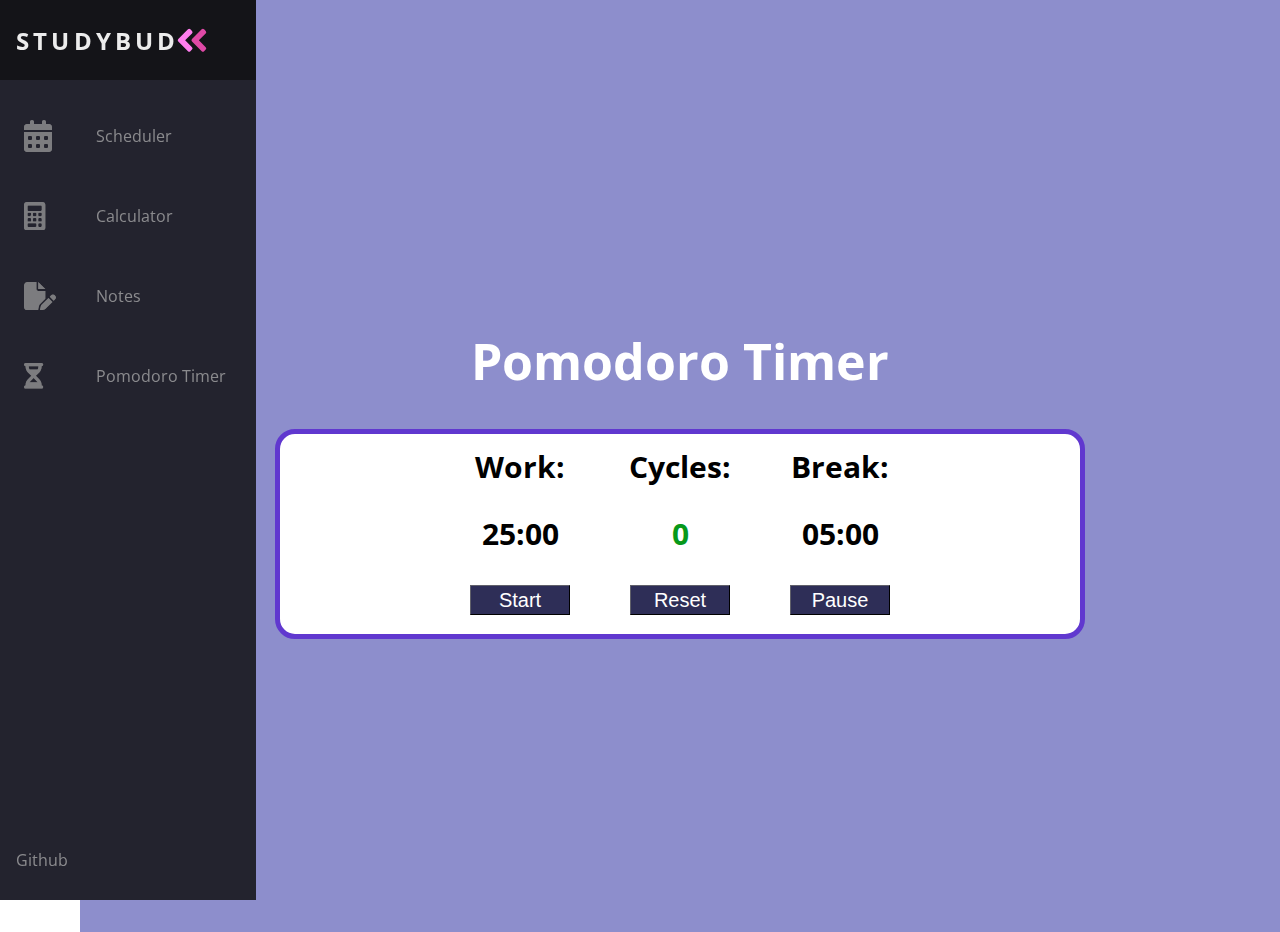
<file: timer.html>
<!DOCTYPE html>
<html lang="en">
<head>
    <meta charset="UTF-8">
    <meta http-equiv="X-UA-Compatible" content="IE=edge">
    <meta name="viewport" content="width=device-width, initial-scale=1.0">
    <title>Document</title>
    <script src="main.js"></script>
    <link rel="stylesheet" href="timerStyle.css">
    <link
    href="https://fonts.googleapis.com/css?family=Open+Sans:300,400,700&display=swap"
    rel="stylesheet"
  />
</head>
<body>
  <nav class="navbar">
    <ul class="navbar-nav">
      <li class="logo">
        <a href="index.html" class="nav-link">
          <span class="link-text logo-text">StudyBud</span>
          <svg
            aria-hidden="true"
            focusable="false"
            data-prefix="fad"
            data-icon="angle-double-right"
            role="img"
            xmlns="http://www.w3.org/2000/svg"
            viewBox="0 0 448 512"
            class="svg-inline--fa fa-angle-double-right fa-w-14 fa-5x"
          >
            <g class="fa-group">
              <path
                fill="currentColor"
                d="M224 273L88.37 409a23.78 23.78 0 0 1-33.8 0L32 386.36a23.94 23.94 0 0 1 0-33.89l96.13-96.37L32 159.73a23.94 23.94 0 0 1 0-33.89l22.44-22.79a23.78 23.78 0 0 1 33.8 0L223.88 239a23.94 23.94 0 0 1 .1 34z"
                class="fa-secondary"
              ></path>
              <path
                fill="currentColor"
                d="M415.89 273L280.34 409a23.77 23.77 0 0 1-33.79 0L224 386.26a23.94 23.94 0 0 1 0-33.89L320.11 256l-96-96.47a23.94 23.94 0 0 1 0-33.89l22.52-22.59a23.77 23.77 0 0 1 33.79 0L416 239a24 24 0 0 1-.11 34z"
                class="fa-primary"
              ></path>
            </g>
          </svg>
        </a>
      </li>

      <li class="nav-item">
        <a href="scheduler.html" class="nav-link">
          <svg
            aria-hidden="true"
            focusable="false"
            data-prefix="fad"
            data-icon="cat"
            role="img"
            xmlns="http://www.w3.org/2000/svg"
            viewBox="0 0 512 512"
            class="svg-inline--fa fa-calendar fa-w-16 fa-9x"
          >
            <g class="fa-group">
              <path
                fill="currentColor"
                d="M160 32V64H288V32C288 14.33 302.3 0 320 0C337.7 0 352 14.33 352 32V64H400C426.5 64 448 85.49 448 112V160H0V112C0 85.49 21.49 64 48 64H96V32C96 14.33 110.3 0 128 0C145.7 0 160 14.33 160 32zM0 192H448V464C448 490.5 426.5 512 400 512H48C21.49 512 0 490.5 0 464V192zM64 304C64 312.8 71.16 320 80 320H112C120.8 320 128 312.8 128 304V272C128 263.2 120.8 256 112 256H80C71.16 256 64 263.2 64 272V304zM192 304C192 312.8 199.2 320 208 320H240C248.8 320 256 312.8 256 304V272C256 263.2 248.8 256 240 256H208C199.2 256 192 263.2 192 272V304zM336 256C327.2 256 320 263.2 320 272V304C320 312.8 327.2 320 336 320H368C376.8 320 384 312.8 384 304V272C384 263.2 376.8 256 368 256H336zM64 432C64 440.8 71.16 448 80 448H112C120.8 448 128 440.8 128 432V400C128 391.2 120.8 384 112 384H80C71.16 384 64 391.2 64 400V432zM208 384C199.2 384 192 391.2 192 400V432C192 440.8 199.2 448 208 448H240C248.8 448 256 440.8 256 432V400C256 391.2 248.8 384 240 384H208zM320 432C320 440.8 327.2 448 336 448H368C376.8 448 384 440.8 384 432V400C384 391.2 376.8 384 368 384H336C327.2 384 320 391.2 320 400V432z"
                class="fa-secondary"
              ></path>
              <path
                fill="currentColor"
                d="M160 32V64H288V32C288 14.33 302.3 0 320 0C337.7 0 352 14.33 352 32V64H400C426.5 64 448 85.49 448 112V160H0V112C0 85.49 21.49 64 48 64H96V32C96 14.33 110.3 0 128 0C145.7 0 160 14.33 160 32zM0 192H448V464C448 490.5 426.5 512 400 512H48C21.49 512 0 490.5 0 464V192zM64 304C64 312.8 71.16 320 80 320H112C120.8 320 128 312.8 128 304V272C128 263.2 120.8 256 112 256H80C71.16 256 64 263.2 64 272V304zM192 304C192 312.8 199.2 320 208 320H240C248.8 320 256 312.8 256 304V272C256 263.2 248.8 256 240 256H208C199.2 256 192 263.2 192 272V304zM336 256C327.2 256 320 263.2 320 272V304C320 312.8 327.2 320 336 320H368C376.8 320 384 312.8 384 304V272C384 263.2 376.8 256 368 256H336zM64 432C64 440.8 71.16 448 80 448H112C120.8 448 128 440.8 128 432V400C128 391.2 120.8 384 112 384H80C71.16 384 64 391.2 64 400V432zM208 384C199.2 384 192 391.2 192 400V432C192 440.8 199.2 448 208 448H240C248.8 448 256 440.8 256 432V400C256 391.2 248.8 384 240 384H208zM320 432C320 440.8 327.2 448 336 448H368C376.8 448 384 440.8 384 432V400C384 391.2 376.8 384 368 384H336C327.2 384 320 391.2 320 400V432z"
                class="fa-primary"
              ></path>
            </g>
          </svg>
          <span class="link-text">Scheduler</span>
        </a>
      </li>

      <li class="nav-item">
        <a href="tasks.html" class="nav-link">
          <svg
            aria-hidden="true"
            focusable="false"
            data-prefix="fad"
            data-icon="alien-monster"
            role="img"
            xmlns="http://www.w3.org/2000/svg"
            viewBox="0 0 576 512"
            class="svg-inline--fa fa-alien-monster fa-w-18 fa-9x"
          >
            <g class="fa-group">
              <path
                fill="currentColor"
                d="M336 0h-288C22.38 0 0 22.38 0 48v416C0 489.6 22.38 512 48 512h288c25.62 0 48-22.38 48-48v-416C384 22.38 361.6 0 336 0zM64 208C64 199.2 71.2 192 80 192h32C120.8 192 128 199.2 128 208v32C128 248.8 120.8 256 112 256h-32C71.2 256 64 248.8 64 240V208zM64 304C64 295.2 71.2 288 80 288h32C120.8 288 128 295.2 128 304v32C128 344.8 120.8 352 112 352h-32C71.2 352 64 344.8 64 336V304zM224 432c0 8.801-7.199 16-16 16h-128C71.2 448 64 440.8 64 432v-32C64 391.2 71.2 384 80 384h128c8.801 0 16 7.199 16 16V432zM224 336c0 8.801-7.199 16-16 16h-32C167.2 352 160 344.8 160 336v-32C160 295.2 167.2 288 176 288h32C216.8 288 224 295.2 224 304V336zM224 240C224 248.8 216.8 256 208 256h-32C167.2 256 160 248.8 160 240v-32C160 199.2 167.2 192 176 192h32C216.8 192 224 199.2 224 208V240zM320 432c0 8.801-7.199 16-16 16h-32c-8.799 0-16-7.199-16-16v-32c0-8.801 7.201-16 16-16h32c8.801 0 16 7.199 16 16V432zM320 336c0 8.801-7.199 16-16 16h-32c-8.799 0-16-7.199-16-16v-32C256 295.2 263.2 288 272 288h32C312.8 288 320 295.2 320 304V336zM320 240C320 248.8 312.8 256 304 256h-32C263.2 256 256 248.8 256 240v-32C256 199.2 263.2 192 272 192h32C312.8 192 320 199.2 320 208V240zM320 144C320 152.8 312.8 160 304 160h-224C71.2 160 64 152.8 64 144v-64C64 71.2 71.2 64 80 64h224C312.8 64 320 71.2 320 80V144z"
                class="fa-secondary"
              ></path>
              <path
                fill="currentColor"
                d="M336 0h-288C22.38 0 0 22.38 0 48v416C0 489.6 22.38 512 48 512h288c25.62 0 48-22.38 48-48v-416C384 22.38 361.6 0 336 0zM64 208C64 199.2 71.2 192 80 192h32C120.8 192 128 199.2 128 208v32C128 248.8 120.8 256 112 256h-32C71.2 256 64 248.8 64 240V208zM64 304C64 295.2 71.2 288 80 288h32C120.8 288 128 295.2 128 304v32C128 344.8 120.8 352 112 352h-32C71.2 352 64 344.8 64 336V304zM224 432c0 8.801-7.199 16-16 16h-128C71.2 448 64 440.8 64 432v-32C64 391.2 71.2 384 80 384h128c8.801 0 16 7.199 16 16V432zM224 336c0 8.801-7.199 16-16 16h-32C167.2 352 160 344.8 160 336v-32C160 295.2 167.2 288 176 288h32C216.8 288 224 295.2 224 304V336zM224 240C224 248.8 216.8 256 208 256h-32C167.2 256 160 248.8 160 240v-32C160 199.2 167.2 192 176 192h32C216.8 192 224 199.2 224 208V240zM320 432c0 8.801-7.199 16-16 16h-32c-8.799 0-16-7.199-16-16v-32c0-8.801 7.201-16 16-16h32c8.801 0 16 7.199 16 16V432zM320 336c0 8.801-7.199 16-16 16h-32c-8.799 0-16-7.199-16-16v-32C256 295.2 263.2 288 272 288h32C312.8 288 320 295.2 320 304V336zM320 240C320 248.8 312.8 256 304 256h-32C263.2 256 256 248.8 256 240v-32C256 199.2 263.2 192 272 192h32C312.8 192 320 199.2 320 208V240zM320 144C320 152.8 312.8 160 304 160h-224C71.2 160 64 152.8 64 144v-64C64 71.2 71.2 64 80 64h224C312.8 64 320 71.2 320 80V144z"
                class="fa-primary"
              ></path>
            </g>
          </svg>
          <span class="link-text">Calculator</span>
        </a>
      </li>

      <li class="nav-item">
        <a href="notes.html" class="nav-link">
          <svg
            aria-hidden="true"
            focusable="false"
            data-prefix="fad"
            data-icon="space-station-moon-alt"
            role="img"
            xmlns="http://www.w3.org/2000/svg"
            viewBox="0 0 576 512"
            class="svg-inline--fa fa-space-station-moon-alt fa-w-16 fa-5x"
          >
            <g class="fa-group">
              <path
                fill="currentColor"
                d="M0 64C0 28.65 28.65 0 64 0H224V128C224 145.7 238.3 160 256 160H384V299.6L289.3 394.3C281.1 402.5 275.3 412.8 272.5 424.1L257.4 484.2C255.1 493.6 255.7 503.2 258.8 512H64C28.65 512 0 483.3 0 448V64zM256 128V0L384 128H256zM564.1 250.1C579.8 265.7 579.8 291 564.1 306.7L534.7 336.1L463.8 265.1L493.2 235.7C508.8 220.1 534.1 220.1 549.8 235.7L564.1 250.1zM311.9 416.1L441.1 287.8L512.1 358.7L382.9 487.9C378.8 492 373.6 494.9 368 496.3L307.9 511.4C302.4 512.7 296.7 511.1 292.7 507.2C288.7 503.2 287.1 497.4 288.5 491.1L303.5 431.8C304.9 426.2 307.8 421.1 311.9 416.1V416.1z"
                class="fa-secondary"
              ></path>
              <path
                fill="currentColor"
                d="M0 64C0 28.65 28.65 0 64 0H224V128C224 145.7 238.3 160 256 160H384V299.6L289.3 394.3C281.1 402.5 275.3 412.8 272.5 424.1L257.4 484.2C255.1 493.6 255.7 503.2 258.8 512H64C28.65 512 0 483.3 0 448V64zM256 128V0L384 128H256zM564.1 250.1C579.8 265.7 579.8 291 564.1 306.7L534.7 336.1L463.8 265.1L493.2 235.7C508.8 220.1 534.1 220.1 549.8 235.7L564.1 250.1zM311.9 416.1L441.1 287.8L512.1 358.7L382.9 487.9C378.8 492 373.6 494.9 368 496.3L307.9 511.4C302.4 512.7 296.7 511.1 292.7 507.2C288.7 503.2 287.1 497.4 288.5 491.1L303.5 431.8C304.9 426.2 307.8 421.1 311.9 416.1V416.1z"
                class="fa-primary"
              ></path>
            </g>
          </svg>
          <span class="link-text">Notes</span>
        </a>
      </li>

      <li class="nav-item">
        <a href="timer.html" class="nav-link">
          <svg
            aria-hidden="true"
            focusable="false"
            data-prefix="fad"
            data-icon="space-shuttle"
            role="img"
            xmlns="http://www.w3.org/2000/svg"
            viewBox="0 0 640 512"
            class="svg-inline--fa fa-space-shuttle fa-w-20 fa-5x"
          >
            <g class="fa-group">
              <path
                fill="currentColor"
                d="M352 0C369.7 0 384 14.33 384 32C384 49.67 369.7 64 352 64V74.98C352 117.4 335.1 158.1 305.1 188.1L237.3 256L305.1 323.9C335.1 353.9 352 394.6 352 437V448C369.7 448 384 462.3 384 480C384 497.7 369.7 512 352 512H32C14.33 512 0 497.7 0 480C0 462.3 14.33 448 32 448V437C32 394.6 48.86 353.9 78.86 323.9L146.7 256L78.86 188.1C48.86 158.1 32 117.4 32 74.98V64C14.33 64 0 49.67 0 32C0 14.33 14.33 0 32 0H352zM111.1 128H272C282.4 112.4 288 93.98 288 74.98V64H96V74.98C96 93.98 101.6 112.4 111.1 128zM111.1 384H272C268.5 378.7 264.5 373.7 259.9 369.1L192 301.3L124.1 369.1C119.5 373.7 115.5 378.7 111.1 384V384z"
                class="fa-secondary"
              ></path>
              <path
                fill="currentColor"
                d="M352 0C369.7 0 384 14.33 384 32C384 49.67 369.7 64 352 64V74.98C352 117.4 335.1 158.1 305.1 188.1L237.3 256L305.1 323.9C335.1 353.9 352 394.6 352 437V448C369.7 448 384 462.3 384 480C384 497.7 369.7 512 352 512H32C14.33 512 0 497.7 0 480C0 462.3 14.33 448 32 448V437C32 394.6 48.86 353.9 78.86 323.9L146.7 256L78.86 188.1C48.86 158.1 32 117.4 32 74.98V64C14.33 64 0 49.67 0 32C0 14.33 14.33 0 32 0H352zM111.1 128H272C282.4 112.4 288 93.98 288 74.98V64H96V74.98C96 93.98 101.6 112.4 111.1 128zM111.1 384H272C268.5 378.7 264.5 373.7 259.9 369.1L192 301.3L124.1 369.1C119.5 373.7 115.5 378.7 111.1 384V384z"
                class="fa-primary"
              ></path>
            </g>
          </svg>
          <span class="link-text">Pomodoro Timer</span>
        </a>
      </li>

      <li class="nav-item" id="themeButton">
        <a href="https://github.com/JoeyDaB3Ast/StudyBud" class="nav-link">
          <svg
            class="theme-icon"
            id="lightIcon"
            aria-hidden="true"
            focusable="false"
            data-prefix="fad"
            data-icon="moon-stars"
            role="img"
            xmlns="http://www.w3.org/2000/svg"
            viewBox="0 0 512 512"
            class="svg-inline--fa fa-moon-stars fa-w-16 fa-7x"
          >
            <g class="fa-group">
              <path
                fill="currentColor"
                d="M320 32L304 0l-16 32-32 16 32 16 16 32 16-32 32-16zm138.7 149.3L432 128l-26.7 53.3L352 208l53.3 26.7L432 288l26.7-53.3L512 208z"
                class="fa-secondary"
              ></path>
              <path
                fill="currentColor"
                d="M332.2 426.4c8.1-1.6 13.9 8 8.6 14.5a191.18 191.18 0 0 1-149 71.1C85.8 512 0 426 0 320c0-120 108.7-210.6 227-188.8 8.2 1.6 10.1 12.6 2.8 16.7a150.3 150.3 0 0 0-76.1 130.8c0 94 85.4 165.4 178.5 147.7z"
                class="fa-primary"
              ></path>
            </g>
          </svg>
          <svg
            class="theme-icon"
            id="solarIcon"
            aria-hidden="true"
            focusable="false"
            data-prefix="fad"
            data-icon="sun"
            role="img"
            xmlns="http://www.w3.org/2000/svg"
            viewBox="0 0 512 512"
            class="svg-inline--fa fa-sun fa-w-16 fa-7x"
          >
            <g class="fa-group">
              <path
                fill="currentColor"
                d="M502.42 240.5l-94.7-47.3 33.5-100.4c4.5-13.6-8.4-26.5-21.9-21.9l-100.4 33.5-47.41-94.8a17.31 17.31 0 0 0-31 0l-47.3 94.7L92.7 70.8c-13.6-4.5-26.5 8.4-21.9 21.9l33.5 100.4-94.7 47.4a17.31 17.31 0 0 0 0 31l94.7 47.3-33.5 100.5c-4.5 13.6 8.4 26.5 21.9 21.9l100.41-33.5 47.3 94.7a17.31 17.31 0 0 0 31 0l47.31-94.7 100.4 33.5c13.6 4.5 26.5-8.4 21.9-21.9l-33.5-100.4 94.7-47.3a17.33 17.33 0 0 0 .2-31.1zm-155.9 106c-49.91 49.9-131.11 49.9-181 0a128.13 128.13 0 0 1 0-181c49.9-49.9 131.1-49.9 181 0a128.13 128.13 0 0 1 0 181z"
                class="fa-secondary"
              ></path>
              <path
                fill="currentColor"
                d="M352 256a96 96 0 1 1-96-96 96.15 96.15 0 0 1 96 96z"
                class="fa-primary"
              ></path>
            </g>
          </svg>
          <svg
            class="theme-icon"
            id="darkIcon"
            aria-hidden="true"
            focusable="false"
            data-prefix="fad"
            data-icon="sunglasses"
            role="img"
            xmlns="http://www.w3.org/2000/svg"
            viewBox="0 0 576 512"
            class="svg-inline--fa fa-sunglasses fa-w-18 fa-7x"
          >
            <g class="fa-group">
              <path
                fill="currentColor"
                d="M574.09 280.38L528.75 98.66a87.94 87.94 0 0 0-113.19-62.14l-15.25 5.08a16 16 0 0 0-10.12 20.25L395.25 77a16 16 0 0 0 20.22 10.13l13.19-4.39c10.87-3.63 23-3.57 33.15 1.73a39.59 39.59 0 0 1 20.38 25.81l38.47 153.83a276.7 276.7 0 0 0-81.22-12.47c-34.75 0-74 7-114.85 26.75h-73.18c-40.85-19.75-80.07-26.75-114.85-26.75a276.75 276.75 0 0 0-81.22 12.45l38.47-153.8a39.61 39.61 0 0 1 20.38-25.82c10.15-5.29 22.28-5.34 33.15-1.73l13.16 4.39A16 16 0 0 0 180.75 77l5.06-15.19a16 16 0 0 0-10.12-20.21l-15.25-5.08A87.95 87.95 0 0 0 47.25 98.65L1.91 280.38A75.35 75.35 0 0 0 0 295.86v70.25C0 429 51.59 480 115.19 480h37.12c60.28 0 110.38-45.94 114.88-105.37l2.93-38.63h35.76l2.93 38.63c4.5 59.43 54.6 105.37 114.88 105.37h37.12C524.41 480 576 429 576 366.13v-70.25a62.67 62.67 0 0 0-1.91-15.5zM203.38 369.8c-2 25.9-24.41 46.2-51.07 46.2h-37.12C87 416 64 393.63 64 366.11v-37.55a217.35 217.35 0 0 1 72.59-12.9 196.51 196.51 0 0 1 69.91 12.9zM512 366.13c0 27.5-23 49.87-51.19 49.87h-37.12c-26.69 0-49.1-20.3-51.07-46.2l-3.12-41.24a196.55 196.55 0 0 1 69.94-12.9A217.41 217.41 0 0 1 512 328.58z"
                class="fa-secondary"
              ></path>
              <path
                fill="currentColor"
                d="M64.19 367.9c0-.61-.19-1.18-.19-1.8 0 27.53 23 49.9 51.19 49.9h37.12c26.66 0 49.1-20.3 51.07-46.2l3.12-41.24c-14-5.29-28.31-8.38-42.78-10.42zm404-50l-95.83 47.91.3 4c2 25.9 24.38 46.2 51.07 46.2h37.12C489 416 512 393.63 512 366.13v-37.55a227.76 227.76 0 0 0-43.85-10.66z"
                class="fa-primary"
              ></path>
            </g>
          </svg>
          <span class="link-text">Github</span>
        </a>
      </li>
    </ul>
  </nav>

      <main id="timerMain">
        <div>
        <h1>Pomodoro Timer</h1>
        <div id="container">
        <p id="work" class="label">Work:</p><p id="break" class="label">Break:</p><p id="cycles" class="label">Cycles:</p>
        <div id="work-timer" class="timer">
            <p id="w_minutes">25</p><p class="semicolon">:</p><p id="w_seconds">00</p>
        </div>

        <p id="counter" class="timer">0</p>

        <div id="break-timer" class="timer">
            <p id="b_minutes">05</p><p class="semicolon">:</p><p id="b_seconds">00</p>
        </div>
        <button id="start" class="btn", onclick="startButton()">Start</button>
        <button id="stop" class="btn", onclick="stopButton()">Pause</button>
        <button id="reset" class="btn", onclick="resetButton()">Reset</button>
        </div>
      </div>
      </main>
</body>
</html>
</file>
<file: styles.css>
:root {
    font-size: 16px;
    font-family: 'Open Sans';
    --text-primary: #b6b6b6;
    --text-secondary: #ececec;
    --bg-primary: #23232e;
    --bg-secondary: #141418;
    --transition-speed: 600ms;
  }
  
  body {
    color: black;
    background-color: white;
    margin: 0;
    padding: 0;
  }
  
  body::-webkit-scrollbar {
    width: 0.25rem;
  }
  
  body::-webkit-scrollbar-track {
    background: #1e1e24;
  }
  
  body::-webkit-scrollbar-thumb {
    background: #6649b8;
  }
  
  main {
    margin-left: 5rem;
    padding: 1rem;
  }
  
  .navbar {
    position: fixed;
    background-color: var(--bg-primary);
    transition: width 600ms ease;
    overflow: hidden;
  }
  
  .navbar-nav {
    list-style: none;
    padding: 0;
    margin: 0;
    display: flex;
    flex-direction: column;
    align-items: center;
    height: 100%;
  }
  
  .nav-item {
    width: 100%;
  }
  
  .nav-item:last-child {
    margin-top: auto;
  }
  
  .nav-link {
    display: flex;
    align-items: center;
    height: 5rem;
    color: var(--text-primary);
    text-decoration: none;
    filter: grayscale(100%) opacity(0.7);
    transition: var(--transition-speed);
  }
  
  .nav-link:hover {
    filter: grayscale(0%) opacity(1);
    background: var(--bg-secondary);
    color: var(--text-secondary);
  }
  
  .link-text {
    display: none;
    margin-left: 1rem;
  }
  
  .nav-link svg {
    width: 2rem;
    min-width: 2rem;
    margin: 0 1.5rem;
  }
  
  .fa-primary {
    color: #ff7eee;
  }
  
  .fa-secondary {
    color: #df49a6;
  }
  
  .fa-primary,
  .fa-secondary {
    transition: var(--transition-speed);
  }
  
  .logo {
    font-weight: bold;
    text-transform: uppercase;
    margin-bottom: 1rem;
    text-align: center;
    color: var(--text-secondary);
    background: var(--bg-secondary);
    font-size: 1.5rem;
    letter-spacing: 0.3ch;
    width: 100%;
  }
  
  .logo svg {
    transform: rotate(0deg);
    transition: var(--transition-speed);
  }
  
  .logo-text
  {
    display: inline;
    position: absolute;
    left: -999px;
    transition: var(--transition-speed);
  }
  
  .navbar:hover .logo svg {
    transform: rotate(-180deg);
  }

  #notesMain {
    padding: 190px;
    background-color: #8d8ecc;
  }

  @media only screen and (max-width: 900px) {
    #notesMain {
      padding: 20px;
    }
  }
  
  /* Small screens */
  @media only screen and (max-width: 600px) {
    .navbar {
      bottom: 0;
      width: 100vw;
      height: 5rem;
    }
  
    .logo {
      display: none;
    }
  
    .navbar-nav {
      flex-direction: row;
    }
  
    .nav-link {
      justify-content: center;
    }
  
    main {
      margin: 0;
    }
  }
  
  /* Large screens */
  @media only screen and (min-width: 600px) {
    .navbar {
      top: 0;
      width: 5rem;
      height: 100vh;
    }
  
    .navbar:hover {
      width: 16rem;
    }
  
    .navbar:hover .link-text {
      display: inline;
    }
  
    .navbar:hover .logo svg
    {
      margin-left: 11rem;
    }
  
    .navbar:hover .logo-text
    {
      left: 0px;
    }
  }
  .dark {
    --text-primary: #b6b6b6;
    --text-secondary: #ececec;
    --bg-primary: #23232e;
    --bg-secondary: #141418;
  }
  
  .light {
    --text-primary: #1f1f1f;
    --text-secondary: #000000;
    --bg-primary: #ffffff;
    --bg-secondary: #e4e4e4;
  }
  
  .solar {
    --text-primary: #576e75;
    --text-secondary: #35535c;
    --bg-primary: #fdf6e3;
    --bg-secondary: #f5e5b8;
  }
  
  .theme-icon {
    display: none;
  }
  
  .dark #darkIcon {
    display: block;
  }
  
  .light #lightIcon {
    display: block;
  }
  
  .solar #solarIcon {
    display: block;
  }

  #title {
    padding: 10px 0;
    color: #fff;
    border-bottom: 2px solid #ccc;
    margin-bottom: 10px;
    font-size: 50px;
}

  .controls {
    display: flex;
    justify-content: space-between;
}

.main-controls {
    display: flex;
}

.control-btn-container {
    display: flex;
}

.control-btn {
    margin-left: 8px;
    width: 50px;
    height: 100%;
}

#filename-input {
    margin-left: 10px;
}

#scheduleMain {
  background-color: #8d8ecc;
}

#content {
    padding: 20px;
    box-shadow: 0 0 5px 0 rgba(0, 0, 0, 0.5);
    outline: none;
    min-height: 300px;
    margin: 30px 0;
    background-color: #ffffff;
}

.dropdown button {
  border-radius: 5px;
  box-shadow: none;
  border: none;
  width: 100px;
  height: 30px;
  color: #fff;
  background-color: #6649b8;
}

.strike {
  text-decoration: line-through;
}

td{
  border: 1px solid black;
  padding: 5px;
}

.todo-input{
  display: grid;
  grid-template-columns: 1fr 1fr;
  row-gap: 1rem;
}

.todoTable-block{
  margin-top: 1rem;
}

.pagination-pages{
  text-align: right;
}

.pagination-pages > * {
  margin-right: 0.5rem;
  cursor: pointer;
}

.material-icons{
  cursor: pointer;
}

::-ms-input-placeholder{
  color: #23232e;
}

::-webkit-input-placeholder{
  color: #23232e;
}

::placeholder{
  color: #80808d;
}

input {
  color:#23232e;
}

h3 {
  color:#fff;
}

.todo-block{
  border: 3px solid #23232e;
  padding: 1rem;
  border-radius: 20px;
  color: #fff;
}

@media screen and (max-width: 767px) {
  /* for mobile or small screen device */
  #todoTable, .todo-calendar{
    margin-top: 1rem;
  }

  #scheduleMain {
    z-index: 1;
    padding-bottom: 100px;
  }

  .navbar {
    z-index: 999;
  }
}

@media screen and (min-width: 768px) {
  /* for tablets or laptops or desktops */
  .todo-grid-parent{
    display: grid;
    grid-template-columns: 2fr 3fr;
    column-gap: 1rem;
  }

  #calendar{
    position: sticky;
    top: 0;
  }
}

.todo-overlay{
  width: 100vw;
  height: 100vh;
  background-color: rgb(90, 62, 216);
  position: fixed;
  top: 0;
  left: 0;
  opacity: 1;
  display: flex;
  justify-content: center;
  align-items: center;
  transform: translateX(-100vw);
  transition: transform 250ms;
  z-index: 2;
}

.todo-modal{
  min-width: 50vw;
  height: 50vh;
  /*border: 1px solid green;*/
  background-color: #23232e;
}

.todo-modal-close-btn{
  background-color: navy;
  position: absolute;
  top: 2rem;
  right: 2rem;
  width: 2rem;
  height: 2rem;
  display: flex;
  justify-content: center;
  align-items: center;
  border-radius: 5px;
  color: white;
  font-weight: bold;
}

.slidedIntoView {
  transform: translateX(0);
  transition: transform 650ms;
}

#todoTable tr:nth-child(even) {
  background-color: #23232e;
  color: #fff;
}

button{
  background-color: #2e2e57;
  color: #fff;
  border: 1px outset #141416;
}

button:active{
  border: 1px inset #23232e;
}

button:hover{
  background-color: #646477;
  transition-duration: 0.5s;
}

.chevron{
  transform: translateY(0.4rem);
}

.itemsPerPage{
  text-align: right;
  margin-bottom: 0.5rem;
}

#homeMain {
  height: 100vh;
  display: grid;
  text-align: center;
  margin-left: 0px;
  padding: 0px;
}

#homeMain h1{
  font-size: 60px;
  font-weight: 600;
  color: #fff;
  font-family: "Open Sans";
}

.home {
  padding-top: 5%;
  height: 400px;
  background-image: url(gradientBackground.png);
}

#homeMain button {
  border-radius: 10px;
  width: 200px;
  height: 35px;
}

.main-container {
  padding: 30px;
}

/* HEADING */

.heading {
  text-align: center;
}

.heading__title {
  font-weight: 600;
}

.heading__credits {
  margin: 10px 0px;
  color: #888888;
  font-size: 25px;
  transition: all 0.5s;
}

.heading__link {
  text-decoration: none;
}

.heading__credits .heading__link {
  color: inherit;
}

/* CARDS */

.cards {
  display: flex;
  flex-wrap: wrap;
  justify-content: space-between;
}

.card {
  margin: 20px;
  padding: 20px;
  width: 250px;
  min-height: 200px;
  display: grid;
  grid-template-rows: 20px 50px 1fr 50px;
  border-radius: 10px;
  box-shadow: 0px 6px 10px rgba(0, 0, 0, 0.25);
  transition: all 0.2s;
}

.card:hover {
  box-shadow: 0px 6px 10px rgba(0, 0, 0, 0.4);
  transform: scale(1.01);
}

.card__link,
.card__exit,
.card__icon {
  position: relative;
  text-decoration: none;
  color: rgba(255, 255, 255, 0.9);
}

.card__link::after {
  position: absolute;
  top: 25px;
  left: 0;
  content: "";
  width: 0%;
  height: 3px;
  background-color: rgba(255, 255, 255, 0.6);
  transition: all 0.5s;
}

.card__link:hover::after {
  width: 100%;
}

.card__exit {
  grid-row: 1/2;
  justify-self: end;
}

.card__icon {
  grid-row: 2/3;
  font-size: 30px;
}

.card__title {
  grid-row: 3/4;
  font-weight: 400;
  color: #ffffff;
}

.card__apply {
  grid-row: 4/5;
  align-self: center;
}

/* CARD BACKGROUNDS */

.card-1 {
  background: radial-gradient(#1fe4f5, #3fbafe);
}

.card-2 {
  background: radial-gradient(#fbc1cc, #fa99b2);
}

.card-3 {
  background: radial-gradient(#76b2fe, #b69efe);
}

.card-4 {
  background: radial-gradient(#60efbc, #58d5c9);
}

.card-5 {
  background: radial-gradient(#f588d8, #c0a3e5);
}

/* RESPONSIVE */

@media (max-width: 1600px) {
  .cards {
    justify-content: center;
  }
}
</file>
<file: calculatorStyle.css>
:root {
    font-size: 16px;
    font-family: 'Open Sans';
    --text-primary: #b6b6b6;
    --text-secondary: #ececec;
    --bg-primary: #23232e;
    --bg-secondary: #141418;
    --transition-speed: 600ms;
  }
  .container {
    max-width: 400px;
    margin: 10vh auto 0 auto;
    box-shadow: 0px 0px 43px 17px rgba(153,153,153,1);
  }
  .calculator
  {
    width:500px;
    height:500px;
    background-color:#eeeeee;
    border:2px solid #CCCCCC;
    margin:auto;
    padding-left:5px;
    padding-bottom:5px;
    border-radius: 10px;
    box-shadow: 0px 0px 43px 17px rgb(145, 20, 228);
  }
  .calculator td {
    height:16.66%;
    border-radius: 10px;
    border: none;
    
  }
  .calc_td_result {
    text-align:center;
  }
  .calc_result {
    width:95%;
    text-align:right;
    height: 50%;
    font-family: "Open Sans";
    font-size: 30px;
  }
  .calc_td_calculs {
    text-align:center;
  }
  .calc_calculs {
    width:90%;
    text-align:left;
  }
  .calc_td_btn {
    width:25%;
    height:100%;
  }
  .calc_btn {
    width:90%;
    height:90%;
    font-size:20px;
    font-weight: 500;
    font-family: "Open Sans";
  }
  body {
    color: black;
    background-color: white;
    margin: 0;
    padding: 0;
  }
  
  body::-webkit-scrollbar {
    width: 0.25rem;
  }
  
  body::-webkit-scrollbar-track {
    background: #1e1e24;
  }
  
  body::-webkit-scrollbar-thumb {
    background: #6649b8;
  }
  
  main {
    margin-left: 5rem;
    padding: 1rem;
  }
  
  .navbar {
    position: fixed;
    background-color: var(--bg-primary);
    transition: width 600ms ease;
    overflow: hidden;
  }
  
  .navbar-nav {
    list-style: none;
    padding: 0;
    margin: 0;
    display: flex;
    flex-direction: column;
    align-items: center;
    height: 100%;
  }
  
  .nav-item {
    width: 100%;
  }
  
  .nav-item:last-child {
    margin-top: auto;
  }
  
  .nav-link {
    display: flex;
    align-items: center;
    height: 5rem;
    color: var(--text-primary);
    text-decoration: none;
    filter: grayscale(100%) opacity(0.7);
    transition: var(--transition-speed);
  }
  
  .nav-link:hover {
    filter: grayscale(0%) opacity(1);
    background: var(--bg-secondary);
    color: var(--text-secondary);
  }
  
  .link-text {
    display: none;
    margin-left: 1rem;
  }
  
  .nav-link svg {
    width: 2rem;
    min-width: 2rem;
    margin: 0 1.5rem;
  }
  
  .fa-primary {
    color: #ff7eee;
  }
  
  .fa-secondary {
    color: #df49a6;
  }
  
  .fa-primary,
  .fa-secondary {
    transition: var(--transition-speed);
  }
  
  .logo {
    font-weight: bold;
    text-transform: uppercase;
    margin-bottom: 1rem;
    text-align: center;
    color: var(--text-secondary);
    background: var(--bg-secondary);
    font-size: 1.5rem;
    letter-spacing: 0.3ch;
    width: 100%;
  }
  
  .logo svg {
    transform: rotate(0deg);
    transition: var(--transition-speed);
  }
  
  .logo-text
  {
    display: inline;
    position: absolute;
    left: -999px;
    transition: var(--transition-speed);
  }
  
  .navbar:hover .logo svg {
    transform: rotate(-180deg);
  }

  #notesMain {
    padding: 190px;
    background-color: #8d8ecc;
  }

  @media only screen and (max-width: 900px) {
    #notesMain {
      padding: 20px;
    }
  }
  
  /* Small screens */
  @media only screen and (max-width: 600px) {
    .navbar {
      bottom: 0;
      width: 100vw;
      height: 5rem;
    }
  
    .logo {
      display: none;
    }
  
    .navbar-nav {
      flex-direction: row;
    }
  
    .nav-link {
      justify-content: center;
    }
  
    main {
      margin: 0;
    }
  }
  
  /* Large screens */
  @media only screen and (min-width: 600px) {
    .navbar {
      top: 0;
      width: 5rem;
      height: 100vh;
    }
  
    .navbar:hover {
      width: 16rem;
    }
  
    .navbar:hover .link-text {
      display: inline;
    }
  
    .navbar:hover .logo svg
    {
      margin-left: 11rem;
    }
  
    .navbar:hover .logo-text
    {
      left: 0px;
    }
  }
  .dark {
    --text-primary: #b6b6b6;
    --text-secondary: #ececec;
    --bg-primary: #23232e;
    --bg-secondary: #141418;
  }
  
  .light {
    --text-primary: #1f1f1f;
    --text-secondary: #000000;
    --bg-primary: #ffffff;
    --bg-secondary: #e4e4e4;
  }
  
  .solar {
    --text-primary: #576e75;
    --text-secondary: #35535c;
    --bg-primary: #fdf6e3;
    --bg-secondary: #f5e5b8;
  }
  
  .theme-icon {
    display: none;
  }
  
  .dark #darkIcon {
    display: block;
  }
  
  .light #lightIcon {
    display: block;
  }
  
  .solar #solarIcon {
    display: block;
  }

  #title {
    padding: 10px 0;
    color: #fff;
    border-bottom: 2px solid #ccc;
    margin-bottom: 10px;
    font-size: 50px;
}

  .controls {
    display: flex;
    justify-content: space-between;
}

.main-controls {
    display: flex;
}

.control-btn-container {
    display: flex;
}

.control-btn {
    margin-left: 8px;
    width: 50px;
    height: 100%;
}

#filename-input {
    margin-left: 10px;
}

#scheduleMain {
  background-color: #2e2e57;
}

#content {
    padding: 20px;
    box-shadow: 0 0 5px 0 rgba(0, 0, 0, 0.5);
    outline: none;
    min-height: 300px;
    margin: 30px 0;
    background-color: #ffffff;
}

.dropdown button {
  border-radius: 5px;
  box-shadow: none;
  border: none;
  width: 100px;
  height: 30px;
  color: #fff;
  background-color: #6649b8;
}

.strike {
  text-decoration: line-through;
}

td{
  border: 1px solid black;
  padding: 5px;
}

.todo-input{
  display: grid;
  grid-template-columns: 1fr 1fr;
  row-gap: 1rem;
}

.todoTable-block{
  margin-top: 1rem;
}

.pagination-pages{
  text-align: right;
}

.pagination-pages > * {
  margin-right: 0.5rem;
  cursor: pointer;
}

.material-icons{
  cursor: pointer;
}

::-ms-input-placeholder{
  color: #23232e;
}

::-webkit-input-placeholder{
  color: #23232e;
}

::placeholder{
  color: #80808d;
}

input {
  color:#23232e;
}

h3 {
  color:#fff;
}

.todo-block{
  border: 3px solid #23232e;
  padding: 1rem;
  border-radius: 20px;
  color: #fff;
}

@media screen and (max-width: 767px) {
  /* for mobile or small screen device */
  #todoTable, .todo-calendar{
    margin-top: 1rem;
  }

  #scheduleMain {
    z-index: 1;
    padding-bottom: 100px;
  }

  .navbar {
    z-index: 999;
  }
}

@media screen and (min-width: 768px) {
  /* for tablets or laptops or desktops */
  .todo-grid-parent{
    display: grid;
    grid-template-columns: 2fr 3fr;
    column-gap: 1rem;
  }

  #calendar{
    position: sticky;
    top: 0;
  }
}

.todo-overlay{
  width: 100vw;
  height: 100vh;
  background-color: #ddd;
  position: fixed;
  top: 0;
  left: 0;
  opacity: 0.9;
  display: flex;
  justify-content: center;
  align-items: center;
  transform: translateX(-100vw);
  transition: transform 250ms;
  z-index: 2;
}

.todo-modal{
  min-width: 50vw;
  height: 50vh;
  /*border: 1px solid green;*/
  background-color: #23232e;
}

.todo-modal-close-btn{
  background-color: navy;
  position: absolute;
  top: 2rem;
  right: 2rem;
  width: 2rem;
  height: 2rem;
  display: flex;
  justify-content: center;
  align-items: center;
  border-radius: 50%;
  color: white;
  font-weight: bold;
}

.slidedIntoView {
  transform: translateX(0);
  transition: transform 650ms;
}

#todoTable tr:nth-child(even) {
  background-color: #23232e;
  color: #fff;
}

button{
  background-color: #2e2e57;
  color: #fff;
  border: 1px outset #141416;
}

button:active{
  border: 1px inset #23232e;
}

button:hover{
  background-color: #646477;
  transition-duration: 0.5s;
}

.chevron{
  transform: translateY(0.4rem);
}

.itemsPerPage{
  text-align: right;
  margin-bottom: 0.5rem;
}
#gradient-canvas {
  height: 100vh;
  width: 100%;
  background: lightgrey;
}

h1 {
  text-align: center;
  font-size: 70px;
  color: #fff;
  font-weight: 600;
}


#tasksMain {
  background-color: #8d8ecc;
  height: 100vh;
  display: grid;
  align-items: center;
  justify-content: center;
}
</file>
<file: timerStyle.css>
:root {
    font-size: 16px;
    font-family: 'Open Sans';
    --text-primary: #b6b6b6;
    --text-secondary: #ececec;
    --bg-primary: #23232e;
    --bg-secondary: #141418;
    --transition-speed: 600ms;
  }

  #timerMain {
    background-color: #8d8ecc;
    height: 100vh;
    display: grid;
    align-items: center;
  }

  h1 {
      color: white;
      text-align: center;
      font-size: 50px;
  }
  
  #container {
      height: 200px;
      width: 800px;
      background-color: #ffffff;
      margin: 0 auto;
      border: 5px solid #6038cf;
      border-radius: 20px;
      display: grid;
      grid-template-columns: repeat(5, 1fr);
      grid-template-rows: repeat(3, 1fr);
  }
  
  .label {
      align-self: center;
      justify-self: center;
  
      font-size: 30px;
      font-weight: bold;
  }
  
  #work {
      grid-area: 1 / 2 / 1 / 2;
  }
  #break {
      grid-area: 1 / 4 / 1 / 4;
  }
  #cycles {
      grid-area: 1 / 3 / 1 / 3;
  }
  
  .timer {
      display: flex;
      align-self: center;
      justify-self: center;
  
      font-size: 30px;
      font-weight: bold;
  }
  
  p {
      margin: 0;
      padding: 0;
  }
  
  #counter {
      grid-area: 2 / 3 / 2 / 3;
      color: rgb(7, 153, 26);
  }
  
  #work-timer {
      grid-area: 2 / 2 / 2 / 2;
  }
  
  #break-timer {
      grid-area: 2 / 4 / 2 / 4;
  }
  
  .btn {
      align-self: center;
      justify-self: center;
  
      width: 100px;
      height: 30px;
  
      font-size: 20px;
  }
  
  #start {
      grid-area: 3 / 2 / 3 / 2;
  }
  
  #reset {
      grid-area: 3 / 3 / 3 / 3;
  }
  
  #stop {
      grid-area: 3 / 4 / 3 / 4;
  }
  
  body {
    color: black;
    background-color: white;
    margin: 0;
    padding: 0;
  }
  
  body::-webkit-scrollbar {
    width: 0.25rem;
  }
  
  body::-webkit-scrollbar-track {
    background: #1e1e24;
  }
  
  body::-webkit-scrollbar-thumb {
    background: #6649b8;
  }
  
  main {
    margin-left: 5rem;
    padding: 1rem;
  }
  
  .navbar {
    position: fixed;
    background-color: var(--bg-primary);
    transition: width 600ms ease;
    overflow: hidden;
  }
  
  .navbar-nav {
    list-style: none;
    padding: 0;
    margin: 0;
    display: flex;
    flex-direction: column;
    align-items: center;
    height: 100%;
  }
  
  .nav-item {
    width: 100%;
  }
  
  .nav-item:last-child {
    margin-top: auto;
  }
  
  .nav-link {
    display: flex;
    align-items: center;
    height: 5rem;
    color: var(--text-primary);
    text-decoration: none;
    filter: grayscale(100%) opacity(0.7);
    transition: var(--transition-speed);
  }
  
  .nav-link:hover {
    filter: grayscale(0%) opacity(1);
    background: var(--bg-secondary);
    color: var(--text-secondary);
  }
  
  .link-text {
    display: none;
    margin-left: 1rem;
  }
  
  .nav-link svg {
    width: 2rem;
    min-width: 2rem;
    margin: 0 1.5rem;
  }
  
  .fa-primary {
    color: #ff7eee;
  }
  
  .fa-secondary {
    color: #df49a6;
  }
  
  .fa-primary,
  .fa-secondary {
    transition: var(--transition-speed);
  }
  
  .logo {
    font-weight: bold;
    text-transform: uppercase;
    margin-bottom: 1rem;
    text-align: center;
    color: var(--text-secondary);
    background: var(--bg-secondary);
    font-size: 1.5rem;
    letter-spacing: 0.3ch;
    width: 100%;
  }
  
  .logo svg {
    transform: rotate(0deg);
    transition: var(--transition-speed);
  }
  
  .logo-text
  {
    display: inline;
    position: absolute;
    left: -999px;
    transition: var(--transition-speed);
  }
  
  .navbar:hover .logo svg {
    transform: rotate(-180deg);
  }

  #notesMain {
    padding: 190px;
    background-color: #8d8ecc;
  }

  @media only screen and (max-width: 900px) {
    #notesMain {
      padding: 20px;
    }
  }
  
  /* Small screens */
  @media only screen and (max-width: 600px) {
    .navbar {
      bottom: 0;
      width: 100vw;
      height: 5rem;
    }
  
    .logo {
      display: none;
    }
  
    .navbar-nav {
      flex-direction: row;
    }
  
    .nav-link {
      justify-content: center;
    }
  
    main {
      margin: 0;
    }
  }
  
  /* Large screens */
  @media only screen and (min-width: 600px) {
    .navbar {
      top: 0;
      width: 5rem;
      height: 100vh;
    }
  
    .navbar:hover {
      width: 16rem;
    }
  
    .navbar:hover .link-text {
      display: inline;
    }
  
    .navbar:hover .logo svg
    {
      margin-left: 11rem;
    }
  
    .navbar:hover .logo-text
    {
      left: 0px;
    }
  }
  .dark {
    --text-primary: #b6b6b6;
    --text-secondary: #ececec;
    --bg-primary: #23232e;
    --bg-secondary: #141418;
  }
  
  .light {
    --text-primary: #1f1f1f;
    --text-secondary: #000000;
    --bg-primary: #ffffff;
    --bg-secondary: #e4e4e4;
  }
  
  .solar {
    --text-primary: #576e75;
    --text-secondary: #35535c;
    --bg-primary: #fdf6e3;
    --bg-secondary: #f5e5b8;
  }
  
  .theme-icon {
    display: none;
  }
  
  .dark #darkIcon {
    display: block;
  }
  
  .light #lightIcon {
    display: block;
  }
  
  .solar #solarIcon {
    display: block;
  }

  #title {
    padding: 10px 0;
    color: #fff;
    border-bottom: 2px solid #ccc;
    margin-bottom: 10px;
    font-size: 50px;
}

  .controls {
    display: flex;
    justify-content: space-between;
}

.main-controls {
    display: flex;
}

.control-btn-container {
    display: flex;
}

.control-btn {
    margin-left: 8px;
    width: 50px;
    height: 100%;
}

#filename-input {
    margin-left: 10px;
}

#scheduleMain {
  background-color: #2e2e57;
}

#content {
    padding: 20px;
    box-shadow: 0 0 5px 0 rgba(0, 0, 0, 0.5);
    outline: none;
    min-height: 300px;
    margin: 30px 0;
    background-color: #ffffff;
}

.dropdown button {
  border-radius: 5px;
  box-shadow: none;
  border: none;
  width: 100px;
  height: 30px;
  color: #fff;
  background-color: #6649b8;
}

.strike {
  text-decoration: line-through;
}

td{
  border: 1px solid black;
  padding: 5px;
}

.todo-input{
  display: grid;
  grid-template-columns: 1fr 1fr;
  row-gap: 1rem;
}

.todoTable-block{
  margin-top: 1rem;
}

.pagination-pages{
  text-align: right;
}

.pagination-pages > * {
  margin-right: 0.5rem;
  cursor: pointer;
}

.material-icons{
  cursor: pointer;
}

::-ms-input-placeholder{
  color: #23232e;
}

::-webkit-input-placeholder{
  color: #23232e;
}

::placeholder{
  color: #80808d;
}

input {
  color:#23232e;
}

h3 {
  color:#fff;
}

.todo-block{
  border: 3px solid #23232e;
  padding: 1rem;
  border-radius: 20px;
  color: #fff;
}

@media screen and (max-width: 767px) {
  /* for mobile or small screen device */
  #todoTable, .todo-calendar{
    margin-top: 1rem;
  }

  #scheduleMain {
    z-index: 1;
    padding-bottom: 100px;
  }

  .navbar {
    z-index: 999;
  }
}

@media screen and (min-width: 768px) {
  /* for tablets or laptops or desktops */
  .todo-grid-parent{
    display: grid;
    grid-template-columns: 2fr 3fr;
    column-gap: 1rem;
  }

  #calendar{
    position: sticky;
    top: 0;
  }
}

.todo-overlay{
  width: 100vw;
  height: 100vh;
  background-color: #ddd;
  position: fixed;
  top: 0;
  left: 0;
  opacity: 0.9;
  display: flex;
  justify-content: center;
  align-items: center;
  transform: translateX(-100vw);
  transition: transform 250ms;
  z-index: 2;
}

.todo-modal{
  min-width: 50vw;
  height: 50vh;
  /*border: 1px solid green;*/
  background-color: #23232e;
}

.todo-modal-close-btn{
  background-color: navy;
  position: absolute;
  top: 2rem;
  right: 2rem;
  width: 2rem;
  height: 2rem;
  display: flex;
  justify-content: center;
  align-items: center;
  border-radius: 50%;
  color: white;
  font-weight: bold;
}

.slidedIntoView {
  transform: translateX(0);
  transition: transform 650ms;
}

#todoTable tr:nth-child(even) {
  background-color: #23232e;
  color: #fff;
}

button{
  background-color: #2e2e57;
  color: #fff;
  border: 1px outset #141416;
}

button:active{
  border: 1px inset #23232e;
}

button:hover{
  background-color: #646477;
  transition-duration: 0.5s;
}

.chevron{
  transform: translateY(0.4rem);
}

.itemsPerPage{
  text-align: right;
  margin-bottom: 0.5rem;
}
#gradient-canvas {
  height: 100vh;
  width: 100%;
  background: lightgrey;
}
</file>
